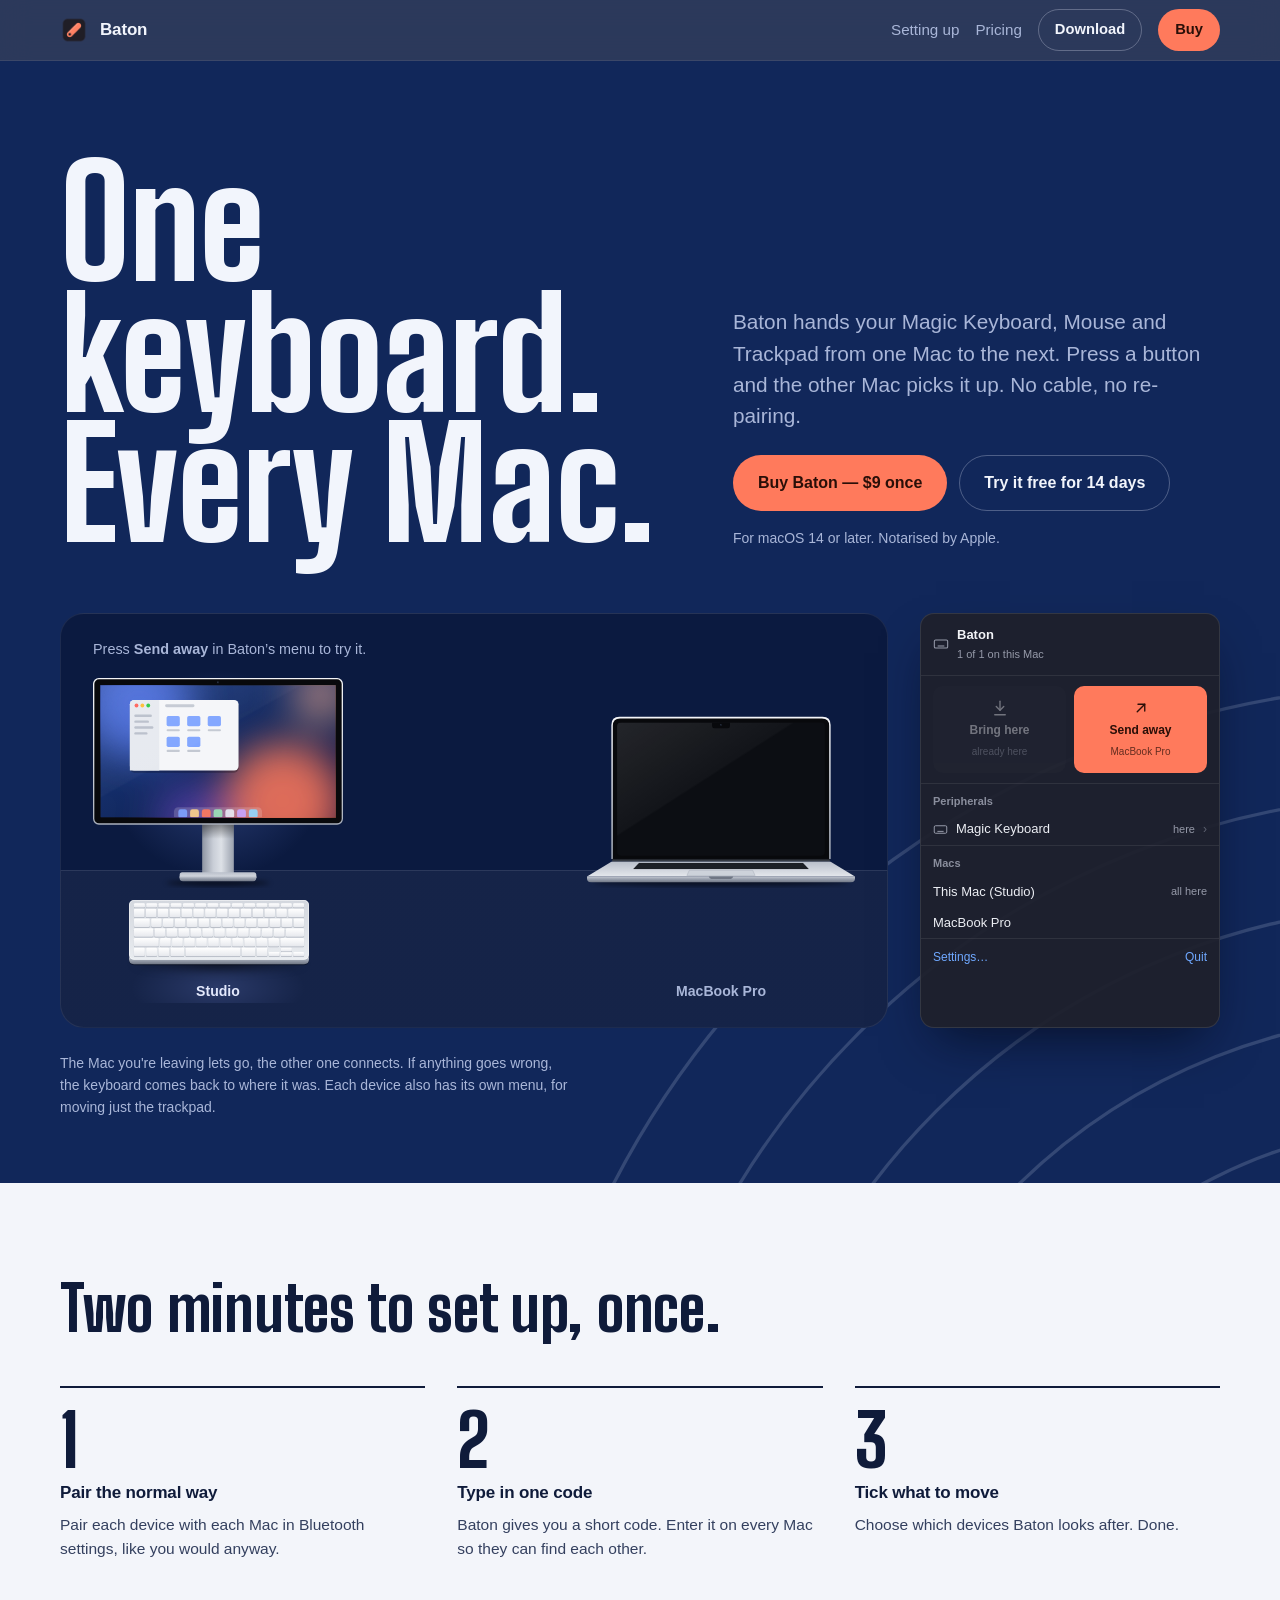
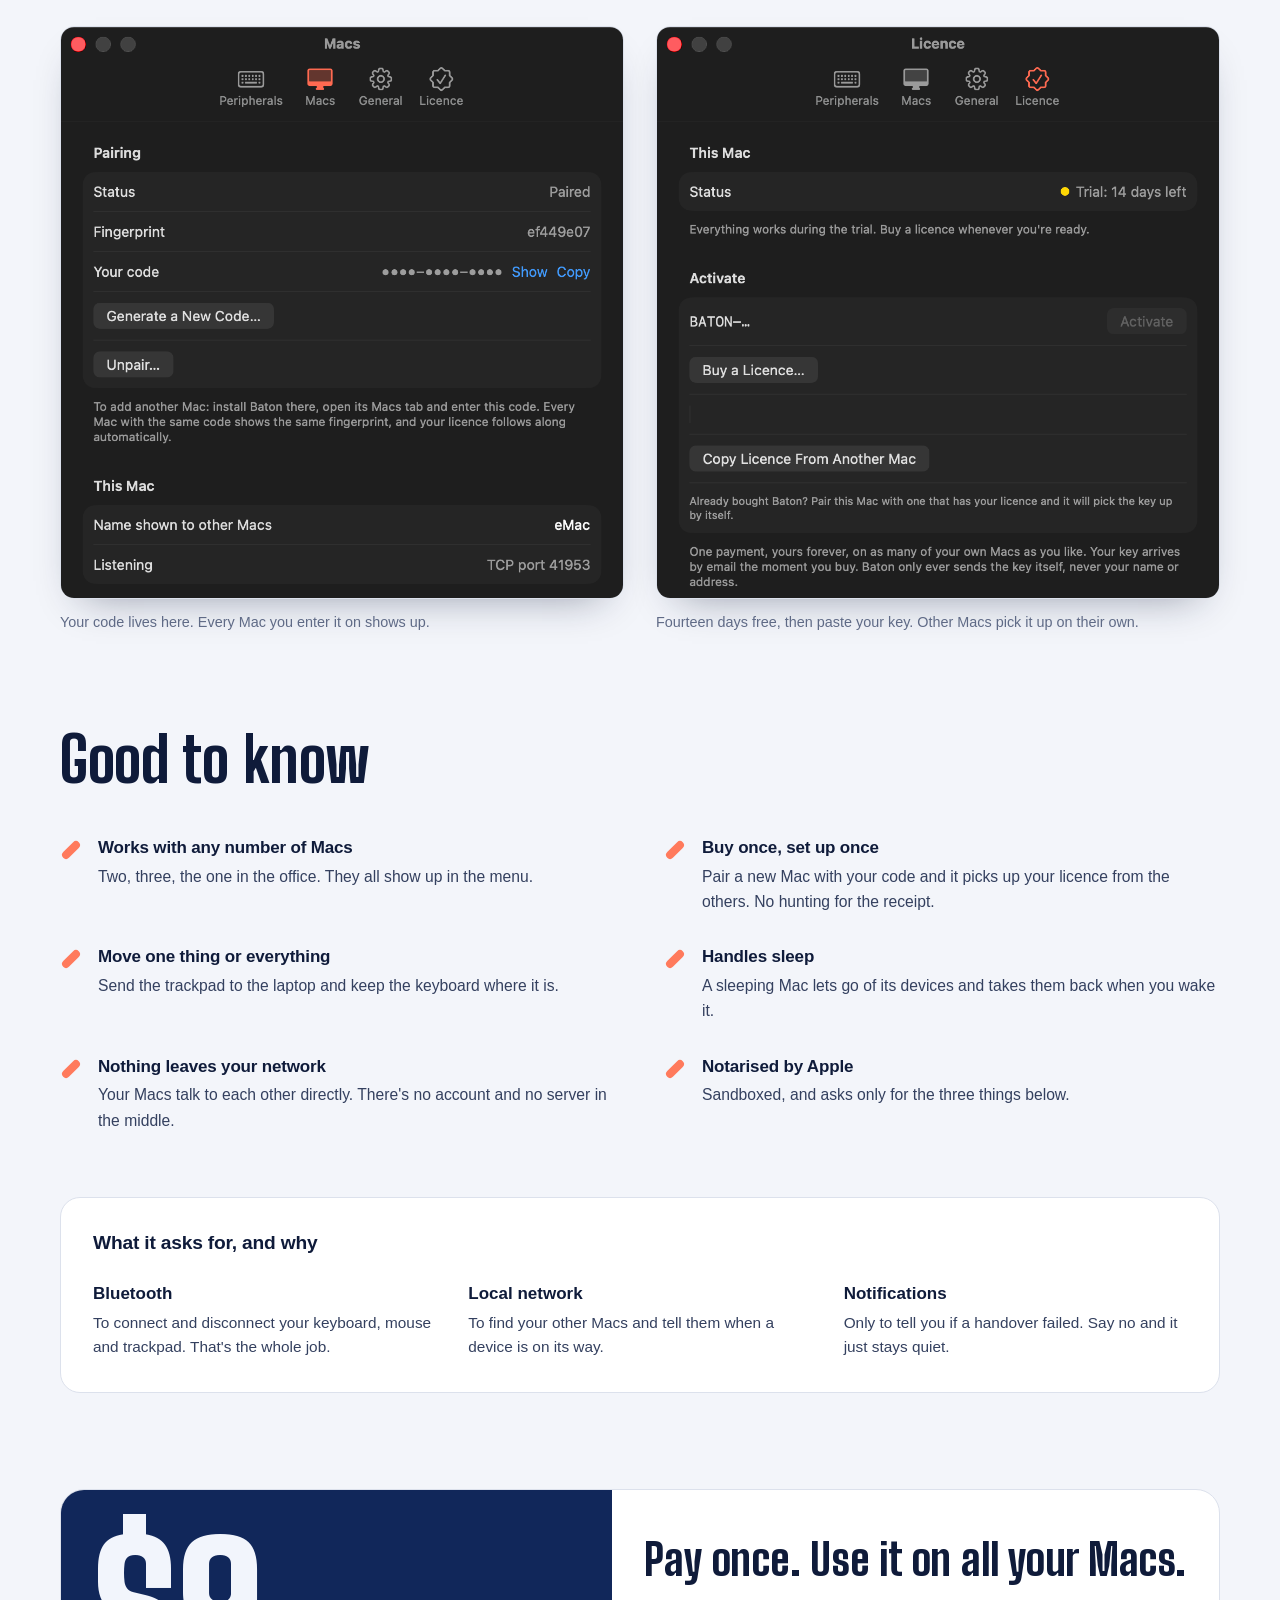
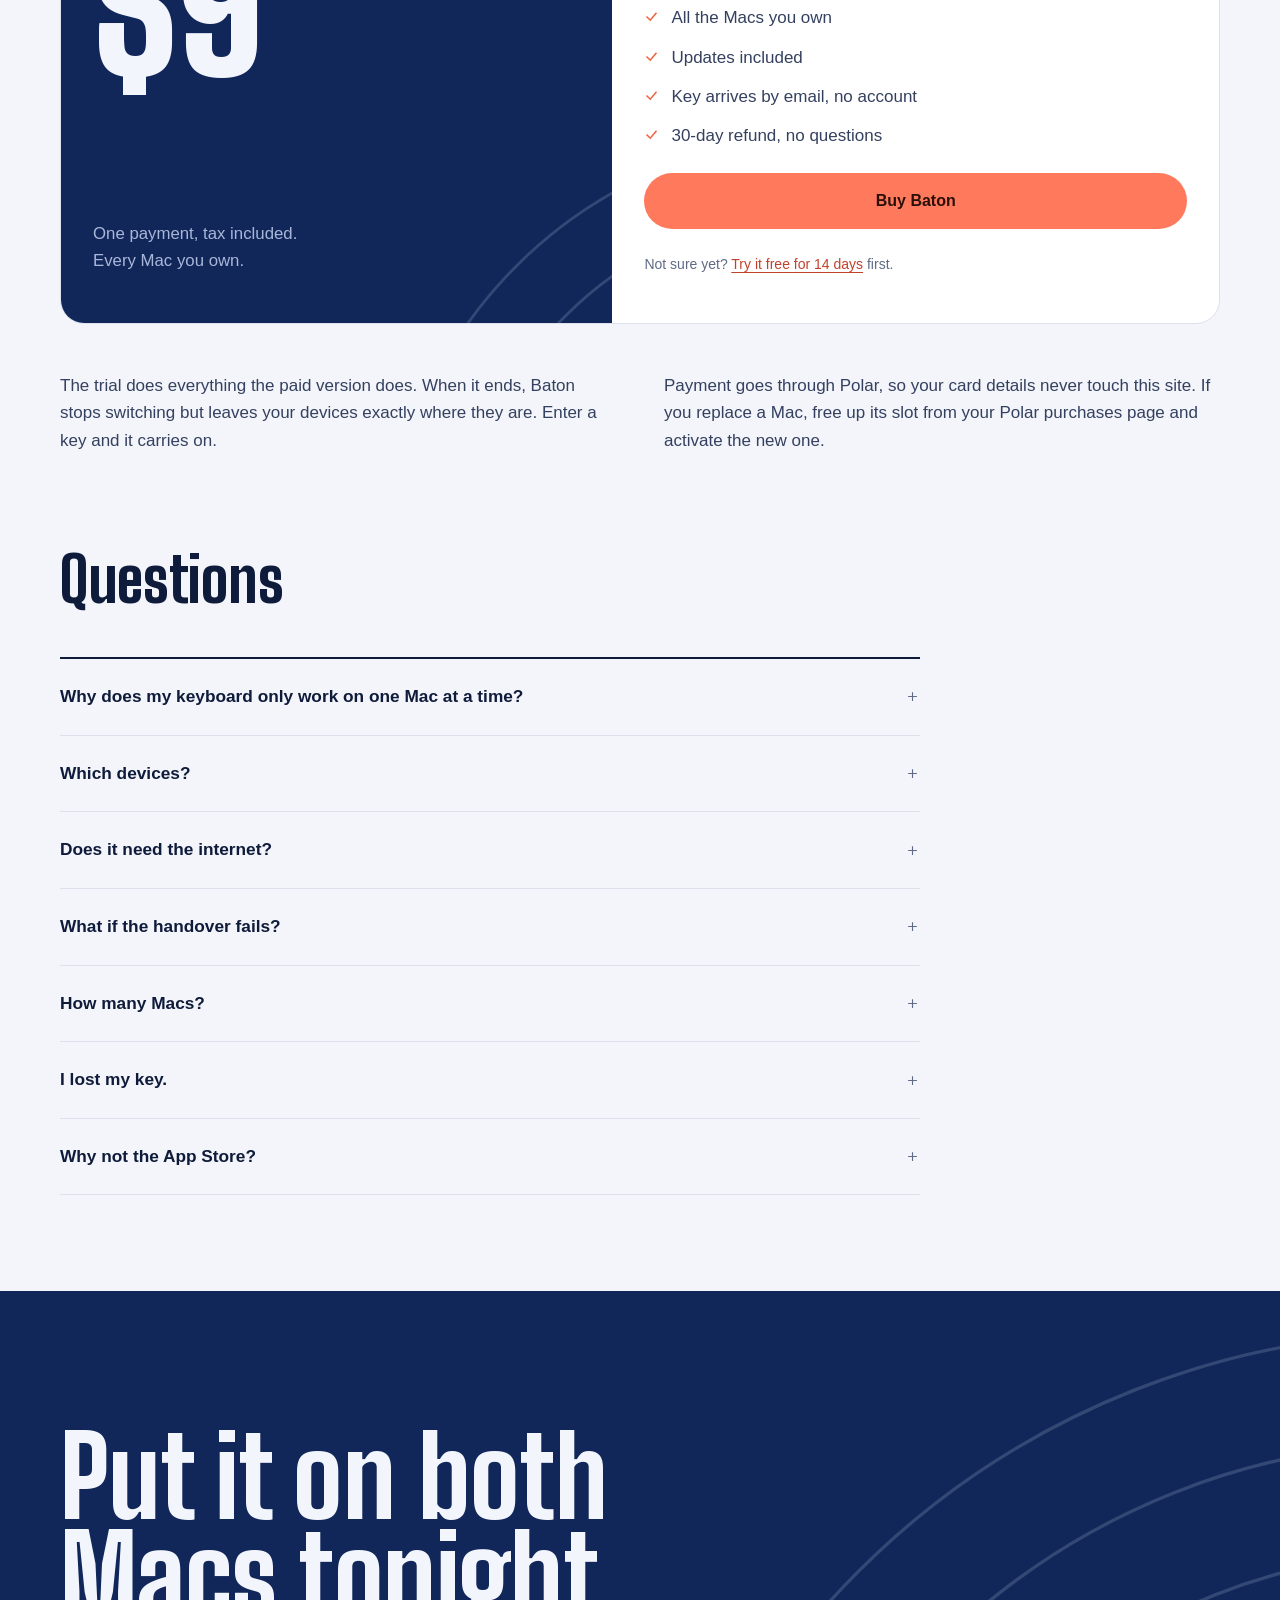
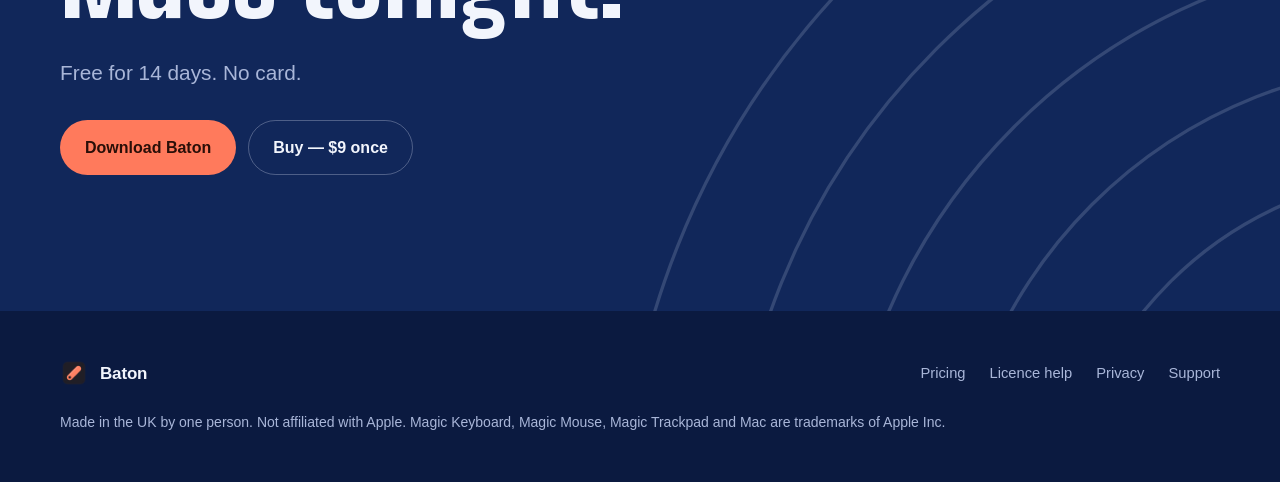
<file: index.html>
<!doctype html>
<html lang="en">
<head>
<meta charset="utf-8">
<meta name="viewport" content="width=device-width, initial-scale=1">
<title>Baton — move your Magic Keyboard between Macs in one click</title>
<meta name="description" content="Move your Magic Keyboard, Mouse and Trackpad between Macs from the menu bar. No cable, no re-pairing. One payment, yours forever.">
<link rel="icon" href="assets/icon-256.png" type="image/png">
<link rel="apple-touch-icon" href="assets/icon-256.png">
<link rel="preload" href="assets/fonts/big-shoulders-display.woff2" as="font" type="font/woff2" crossorigin>
<link rel="stylesheet" href="assets/site.css?v=6">
<meta property="og:title" content="Baton — move your Magic Keyboard between Macs in one click">
<meta property="og:description" content="Hand your Magic Keyboard, Mouse and Trackpad between Macs from the menu bar. No cable, no re-pairing.">
<meta property="og:type" content="website">
<meta property="og:image" content="https://batonapp.uk/assets/icon.png">
<meta property="og:image:alt" content="The Baton app icon">
<meta property="og:url" content="https://batonapp.uk/">
<meta property="og:site_name" content="Baton">
<meta name="theme-color" content="#11275A">
<link rel="canonical" href="https://batonapp.uk/">
<meta name="twitter:card" content="summary_large_image">
<meta name="twitter:title" content="Baton — move your Magic Keyboard between Macs in one click">
<meta name="twitter:description" content="Hand your Magic Keyboard, Mouse and Trackpad between Macs from the menu bar. No cable, no re-pairing.">
<meta name="twitter:image" content="https://batonapp.uk/assets/icon.png">
<script type="application/ld+json">
{
  "@context": "https://schema.org",
  "@type": "SoftwareApplication",
  "name": "Baton",
  "applicationCategory": "UtilitiesApplication",
  "operatingSystem": "macOS 14.0 or later",
  "softwareVersion": "1.4.1",
  "url": "https://batonapp.uk/",
  "downloadUrl": "https://github.com/enalmar/baton-site/releases/latest/download/Baton.dmg",
  "description": "Move your Magic Keyboard, Mouse and Trackpad between Macs from the menu bar. No cable, no re-pairing, no account.",
  "offers": {
    "@type": "Offer",
    "price": "9",
    "priceCurrency": "USD",
    "availability": "https://schema.org/InStock",
    "url": "https://batonapp.uk/#pricing"
  }
}
</script>
</head>
<body>

<header class="site-header">
  <div class="wrap">
    <a class="brand" href="/">
      <img src="assets/icon-256.png" alt="">
      Baton
    </a>
    <nav class="nav">
      <a class="hide-sm" href="#setup">Setting up</a>
      <a class="hide-sm" href="#pricing">Pricing</a>
      <a class="btn btn-ghost btn-sm" href="https://github.com/enalmar/baton-site/releases/latest/download/Baton.dmg">Download</a>
      <a class="btn btn-primary btn-sm" href="#pricing">Buy</a>
    </nav>
  </div>
</header>

<main>

<section class="hero on-track" id="how">
  <svg class="lanes" viewBox="0 0 1000 1000" fill="none" stroke="currentColor" stroke-width="3" aria-hidden="true">
    <circle cx="1000" cy="1000" r="340"/><circle cx="1000" cy="1000" r="440"/><circle cx="1000" cy="1000" r="540"/>
    <circle cx="1000" cy="1000" r="640"/><circle cx="1000" cy="1000" r="740"/><circle cx="1000" cy="1000" r="840"/>
  </svg>
  <div class="wrap">
    <div class="hero-top">
      <h1>One keyboard. Every Mac.</h1>
      <div>
        <p class="lede">
          Baton hands your Magic Keyboard, Mouse and Trackpad from one Mac to
          the next. Press a button and the other Mac picks it up. No cable, no
          re-pairing.
        </p>
        <div class="cta-row">
          <!-- PRICE appears here, in the pricing card and in the closer. Change all three. -->
          <a class="btn btn-primary" href="#pricing">Buy Baton — $9 once</a>
          <a class="btn btn-ghost" href="https://github.com/enalmar/baton-site/releases/latest/download/Baton.dmg">Try it free for 14 days</a>
        </div>
        <p class="small hero-note">For macOS 14 or later. Notarised by Apple.</p>
      </div>
    </div>

    <div class="stage" id="demo">
      <!-- The desk: two Macs and the keyboard that moves between them.
           The Mac without the keyboard lets its display sleep; the one that
           receives it wakes up. Both drawings share the defs below. -->
      <div class="desk" id="desk" aria-live="polite">
        <svg class="desk-defs" width="0" height="0" aria-hidden="true" focusable="false">
          <defs>
            <linearGradient id="alu" x1="0" y1="0" x2="0" y2="1">
              <stop offset="0" stop-color="#E6E9EF"/><stop offset=".55" stop-color="#C9CED8"/><stop offset="1" stop-color="#AEB5C2"/>
            </linearGradient>
            <linearGradient id="aluBase" x1="0" y1="0" x2="0" y2="1">
              <stop offset="0" stop-color="#DCE0E7"/><stop offset=".5" stop-color="#C2C8D3"/><stop offset="1" stop-color="#8F97A6"/>
            </linearGradient>
            <linearGradient id="glare" x1="0" y1="0" x2="1" y2="1">
              <stop offset="0" stop-color="#fff" stop-opacity=".10"/><stop offset=".42" stop-color="#fff" stop-opacity=".03"/><stop offset=".43" stop-color="#fff" stop-opacity="0"/>
            </linearGradient>
            <linearGradient id="wallBase" x1="0" y1="0" x2="1" y2="1">
              <stop offset="0" stop-color="#1B3A86"/><stop offset=".6" stop-color="#11275A"/><stop offset="1" stop-color="#2A1640"/>
            </linearGradient>
            <!-- Aluminium seen edge-on: a bright rim with a darker lower lip. -->
            <linearGradient id="rim" x1="0" y1="0" x2="0" y2="1">
              <stop offset="0" stop-color="#F4F5F8"/><stop offset=".5" stop-color="#D5D9E0"/><stop offset="1" stop-color="#A9B0BC"/>
            </linearGradient>
            <linearGradient id="arm" x1="0" y1="0" x2="1" y2="0">
              <stop offset="0" stop-color="#8E95A2"/><stop offset=".35" stop-color="#C9CED7"/><stop offset=".6" stop-color="#DDE1E7"/><stop offset="1" stop-color="#9AA1AE"/>
            </linearGradient>
            <linearGradient id="armShade" x1="0" y1="0" x2="0" y2="1">
              <stop offset="0" stop-color="#000" stop-opacity=".55"/><stop offset=".35" stop-color="#000" stop-opacity="0"/>
            </linearGradient>
            <linearGradient id="deck" x1="0" y1="0" x2="0" y2="1">
              <stop offset="0" stop-color="#B9BFCA"/><stop offset="1" stop-color="#E4E7EC"/>
            </linearGradient>
            <linearGradient id="edge" x1="0" y1="0" x2="0" y2="1">
              <stop offset="0" stop-color="#C5CAD3"/><stop offset=".4" stop-color="#9DA4B1"/><stop offset="1" stop-color="#6F7684"/>
            </linearGradient>
            <linearGradient id="hinge" x1="0" y1="0" x2="0" y2="1">
              <stop offset="0" stop-color="#1A1D23"/><stop offset="1" stop-color="#4A505B"/>
            </linearGradient>
            <linearGradient id="key" x1="0" y1="0" x2="0" y2="1">
              <stop offset="0" stop-color="#FFFFFF"/><stop offset="1" stop-color="#E6E8ED"/>
            </linearGradient>
            <linearGradient id="kbTop" x1="0" y1="0" x2="0" y2="1">
              <stop offset="0" stop-color="#D3D7DE"/><stop offset="1" stop-color="#E9ECF0"/>
            </linearGradient>
            <filter id="contact" x="-20%" y="-200%" width="140%" height="500%"><feGaussianBlur stdDeviation="3"/></filter>
            <filter id="soft" x="-50%" y="-50%" width="200%" height="200%"><feGaussianBlur stdDeviation="13"/></filter>
            <!-- An original wallpaper in the site's colours, with a menu bar and a Dock. -->
            <symbol id="wall" viewBox="0 0 160 100" preserveAspectRatio="xMidYMid slice">
              <rect width="160" height="100" fill="url(#wallBase)"/>
              <g filter="url(#soft)">
                <circle cx="124" cy="84" r="40" fill="#FF7A5C" opacity=".85"/>
                <circle cx="26" cy="18" r="36" fill="#5B7FFF" opacity=".7"/>
                <circle cx="150" cy="12" r="20" fill="#FFB38F" opacity=".6"/>
                <circle cx="62" cy="96" r="24" fill="#7A4BD1" opacity=".55"/>
              </g>
              <g>
                <rect x="20" y="15" width="74" height="48" rx="3" fill="#000" opacity=".25" transform="translate(0 1.5)"/>
                <rect x="20" y="15" width="74" height="48" rx="3" fill="#F5F6F9"/>
                <path d="M23 15h-0a3 3 0 0 0-3 3v45h20V15z" fill="#E6E9EF"/>
                <circle cx="24.5" cy="18.8" r="1.3" fill="#FF5F57"/><circle cx="28.5" cy="18.8" r="1.3" fill="#FEBC2E"/><circle cx="32.5" cy="18.8" r="1.3" fill="#28C840"/>
                <g fill="#B8BECA"><rect x="23" y="25" width="12" height="1.6" rx=".8"/><rect x="23" y="29" width="10" height="1.6" rx=".8"/><rect x="23" y="33" width="13" height="1.6" rx=".8"/><rect x="23" y="37" width="9" height="1.6" rx=".8"/></g>
                <rect x="44" y="18" width="20" height="2" rx="1" fill="#C3C8D2"/>
                <g fill="#7FA4FF"><rect x="45" y="26" width="9" height="7" rx="1.2"/><rect x="59" y="26" width="9" height="7" rx="1.2"/><rect x="73" y="26" width="9" height="7" rx="1.2"/><rect x="45" y="40" width="9" height="7" rx="1.2"/><rect x="59" y="40" width="9" height="7" rx="1.2"/></g>
                <g fill="#C3C8D2"><rect x="45" y="35" width="9" height="1.4" rx=".7"/><rect x="59" y="35" width="9" height="1.4" rx=".7"/><rect x="73" y="35" width="9" height="1.4" rx=".7"/><rect x="45" y="49" width="9" height="1.4" rx=".7"/><rect x="59" y="49" width="9" height="1.4" rx=".7"/></g>
              </g>
              <rect width="160" height="5.5" fill="#fff" opacity=".16"/>
              <g fill="#fff" opacity=".8">
                <circle cx="5" cy="2.75" r="1.3"/><rect x="9" y="2" width="9" height="1.5" rx=".75"/><rect x="21" y="2" width="6" height="1.5" rx=".75"/><rect x="30" y="2" width="7" height="1.5" rx=".75"/>
                <rect x="132" y="1.4" width="6" height="2.8" rx=".6" fill="none" stroke="#fff" stroke-width=".6"/>
                <rect x="141" y="2" width="14" height="1.5" rx=".75"/>
              </g>
              <rect x="50" y="88" width="60" height="9" rx="3" fill="#fff" opacity=".18"/>
              <g opacity=".9">
                <rect x="53" y="89.5" width="6" height="6" rx="1.6" fill="#7FA4FF"/><rect x="61" y="89.5" width="6" height="6" rx="1.6" fill="#FFD38A"/>
                <rect x="69" y="89.5" width="6" height="6" rx="1.6" fill="#FF7A5C"/><rect x="77" y="89.5" width="6" height="6" rx="1.6" fill="#9BE3B9"/>
                <rect x="85" y="89.5" width="6" height="6" rx="1.6" fill="#E9ECF5"/><rect x="93" y="89.5" width="6" height="6" rx="1.6" fill="#C7A6FF"/>
                <rect x="101" y="89.5" width="6" height="6" rx="1.6" fill="#8FD8FF"/>
              </g>
            </symbol>
            <!-- What macOS shows for a moment when the keyboard connects. -->
            <symbol id="hud" viewBox="0 0 160 100">
              <rect x="52" y="26" width="56" height="46" rx="9" fill="#1C2130" fill-opacity=".78"/>
              <rect x="66" y="35" width="28" height="13" rx="2.5" fill="none" stroke="#fff" stroke-width="1.4"/>
              <path d="M70 39.5h2M74 39.5h2M78 39.5h2M82 39.5h2M86 39.5h2M72 44h16" stroke="#fff" stroke-width="1.2" stroke-linecap="round"/>
              <text x="80" y="62" text-anchor="middle" font-size="7.2" font-weight="600" fill="#fff" font-family="-apple-system, BlinkMacSystemFont, Helvetica, Arial, sans-serif">Connected</text>
            </symbol>
          </defs>
        </svg>

        <p class="desk-hint" id="deskHint">Press <strong>Send away</strong> in Baton's menu to try it.</p>

        <div class="desk-row">
          <figure class="mac mac-display awake holds" id="deskA">
            <div class="mac-glow" aria-hidden="true"></div>
            <svg viewBox="0 0 300 252" role="img" aria-label="A Mac with a 27-inch display on a stand">
              <ellipse cx="150" cy="246" rx="62" ry="3.5" fill="#000" opacity=".55" filter="url(#contact)"/>
              <!-- Stand: one slab of aluminium behind the display, then the foot. -->
              <rect x="131" y="170" width="38" height="66" fill="url(#arm)"/>
              <rect x="131" y="170" width="38" height="66" fill="url(#armShade)"/>
              <rect x="104" y="233" width="92" height="9" rx="3" fill="url(#deck)"/>
              <path d="M104 238h92v2q0 4-4 4h-84q-4 0-4-4z" fill="url(#edge)"/>
              <!-- Display: aluminium rim, black glass, the screen. -->
              <rect width="300" height="176" rx="7" fill="url(#rim)"/>
              <rect x="1.6" y="1.6" width="296.8" height="172.8" rx="5.6" fill="#08090C"/>
              <circle cx="150" cy="5.2" r="1.25" fill="#1E2533"/><circle cx="149.7" cy="4.9" r=".4" fill="#5C6B8A"/>
              <g class="scr">
                <rect x="9" y="9" width="282" height="158" fill="#0C0E13"/>
                <rect class="scr-back" x="9" y="9" width="282" height="158" fill="#18213A"/>
                <g class="scr-on"><use href="#wall" x="9" y="9" width="282" height="158"/></g>
                <use class="hud" href="#hud" x="9" y="9" width="282" height="158"/>
                <rect x="9" y="9" width="282" height="158" fill="url(#glare)"/>
              </g>
            </svg>
            <figcaption class="mac-name">Studio</figcaption>
          </figure>

          <figure class="mac mac-laptop" id="deskB">
            <div class="mac-glow" aria-hidden="true"></div>
            <svg viewBox="0 0 330 212" role="img" aria-label="A 14-inch MacBook Pro">
              <ellipse cx="165" cy="205" rx="158" ry="4" fill="#000" opacity=".55" filter="url(#contact)"/>
              <!-- Lid: rounded at the top, square where it meets the hinge. -->
              <path d="M30 176V11Q30 1 40 1h250q10 0 10 10v165z" fill="url(#rim)"/>
              <path d="M31.8 176V12q0-9 9-9h248.4q9 0 9 9v164z" fill="#08090C"/>
              <g class="scr">
                <rect x="37" y="8" width="256" height="164" rx="5" fill="#0C0E13"/>
                <rect class="scr-back" x="37" y="8" width="256" height="164" rx="5" fill="#18213A"/>
                <g class="scr-on"><use href="#wall" x="37" y="8" width="256" height="164"/></g>
                <use class="hud" href="#hud" x="37" y="8" width="256" height="164"/>
                <rect x="37" y="8" width="256" height="164" rx="5" fill="url(#glare)"/>
              </g>
              <!-- The camera housing cut into the top of the screen. -->
              <path d="M154 8h22v4.2q0 2.8-2.8 2.8h-16.4q-2.8 0-2.8-2.8z" fill="#08090C"/>
              <circle cx="165" cy="11" r="1.1" fill="#1E2533"/><circle cx="164.75" cy="10.75" r=".35" fill="#5C6B8A"/>
              <rect x="31" y="176" width="268" height="3.5" fill="url(#hinge)"/>
              <!-- Base, seen from a little above: keyboard deck, trackpad, front edge. -->
              <path d="M30 179.5h270l30 18H0z" fill="url(#deck)"/>
              <path d="M64 181h202l7 7.5H57z" fill="#1C1F25"/>
              <path d="M64 181h202l7 7.5H57z" fill="none" stroke="#000" stroke-opacity=".25" stroke-width=".5"/>
              <path d="M126 190h78l3 6.4h-84z" fill="#CDD2DA" stroke="#9FA6B2" stroke-width=".5"/>
              <path d="M0 197.5h330v2.5q0 5-6 5H6q-6 0-6-5z" fill="url(#edge)"/>
              <path d="M150 197.5h30q-1 3.2-5 3.2h-20q-4 0-5-3.2z" fill="#6F7684"/>
            </svg>
            <figcaption class="mac-name">MacBook Pro</figcaption>
          </figure>
        </div>

        <div class="kbd-shadow" id="kbdShadow" aria-hidden="true"></div>
        <div class="kbd" id="kbd">
          <svg viewBox="0 0 220 79" role="img" aria-label="Magic Keyboard">
            <path d="M0 70h220v2.5q0 6-6 6H6q-6 0-6-6z" fill="url(#edge)"/>
            <rect width="220" height="73" rx="6" fill="url(#kbTop)"/>
            <rect x=".5" y=".5" width="219" height="72" rx="5.5" fill="none" stroke="#fff" stroke-opacity=".6"/>
            <g fill="#AEB4BF" transform="translate(0 .9)"><rect x="6.0" y="4.0" width="13.5" height="5.2" rx="1.6"/><rect x="21.0" y="4.0" width="13.5" height="5.2" rx="1.6"/><rect x="35.9" y="4.0" width="13.5" height="5.2" rx="1.6"/><rect x="50.9" y="4.0" width="13.5" height="5.2" rx="1.6"/><rect x="65.9" y="4.0" width="13.5" height="5.2" rx="1.6"/><rect x="80.8" y="4.0" width="13.5" height="5.2" rx="1.6"/><rect x="95.8" y="4.0" width="13.5" height="5.2" rx="1.6"/><rect x="110.7" y="4.0" width="13.5" height="5.2" rx="1.6"/><rect x="125.7" y="4.0" width="13.5" height="5.2" rx="1.6"/><rect x="140.7" y="4.0" width="13.5" height="5.2" rx="1.6"/><rect x="155.6" y="4.0" width="13.5" height="5.2" rx="1.6"/><rect x="170.6" y="4.0" width="13.5" height="5.2" rx="1.6"/><rect x="185.6" y="4.0" width="13.5" height="5.2" rx="1.6"/><rect x="200.5" y="4.0" width="13.5" height="5.2" rx="1.6"/><rect x="6.0" y="10.7" width="13.0" height="10.4" rx="1.6"/><rect x="20.5" y="10.7" width="13.0" height="10.4" rx="1.6"/><rect x="35.0" y="10.7" width="13.0" height="10.4" rx="1.6"/><rect x="49.5" y="10.7" width="13.0" height="10.4" rx="1.6"/><rect x="64.0" y="10.7" width="13.0" height="10.4" rx="1.6"/><rect x="78.5" y="10.7" width="13.0" height="10.4" rx="1.6"/><rect x="93.0" y="10.7" width="13.0" height="10.4" rx="1.6"/><rect x="107.5" y="10.7" width="13.0" height="10.4" rx="1.6"/><rect x="122.0" y="10.7" width="13.0" height="10.4" rx="1.6"/><rect x="136.5" y="10.7" width="13.0" height="10.4" rx="1.6"/><rect x="151.0" y="10.7" width="13.0" height="10.4" rx="1.6"/><rect x="165.5" y="10.7" width="13.0" height="10.4" rx="1.6"/><rect x="180.0" y="10.7" width="13.0" height="10.4" rx="1.6"/><rect x="194.5" y="10.7" width="19.5" height="10.4" rx="1.6"/><rect x="6.0" y="22.6" width="19.5" height="10.4" rx="1.6"/><rect x="27.0" y="22.6" width="13.0" height="10.4" rx="1.6"/><rect x="41.5" y="22.6" width="13.0" height="10.4" rx="1.6"/><rect x="56.0" y="22.6" width="13.0" height="10.4" rx="1.6"/><rect x="70.5" y="22.6" width="13.0" height="10.4" rx="1.6"/><rect x="85.0" y="22.6" width="13.0" height="10.4" rx="1.6"/><rect x="99.5" y="22.6" width="13.0" height="10.4" rx="1.6"/><rect x="114.0" y="22.6" width="13.0" height="10.4" rx="1.6"/><rect x="128.5" y="22.6" width="13.0" height="10.4" rx="1.6"/><rect x="143.0" y="22.6" width="13.0" height="10.4" rx="1.6"/><rect x="157.5" y="22.6" width="13.0" height="10.4" rx="1.6"/><rect x="172.0" y="22.6" width="13.0" height="10.4" rx="1.6"/><rect x="186.5" y="22.6" width="13.0" height="10.4" rx="1.6"/><rect x="201.0" y="22.6" width="13.0" height="10.4" rx="1.6"/><rect x="6.0" y="34.5" width="23.6" height="10.4" rx="1.6"/><rect x="31.1" y="34.5" width="13.1" height="10.4" rx="1.6"/><rect x="45.7" y="34.5" width="13.1" height="10.4" rx="1.6"/><rect x="60.3" y="34.5" width="13.1" height="10.4" rx="1.6"/><rect x="74.9" y="34.5" width="13.1" height="10.4" rx="1.6"/><rect x="89.5" y="34.5" width="13.1" height="10.4" rx="1.6"/><rect x="104.1" y="34.5" width="13.1" height="10.4" rx="1.6"/><rect x="118.7" y="34.5" width="13.1" height="10.4" rx="1.6"/><rect x="133.3" y="34.5" width="13.1" height="10.4" rx="1.6"/><rect x="147.9" y="34.5" width="13.1" height="10.4" rx="1.6"/><rect x="162.5" y="34.5" width="13.1" height="10.4" rx="1.6"/><rect x="177.1" y="34.5" width="13.1" height="10.4" rx="1.6"/><rect x="191.7" y="34.5" width="22.3" height="10.4" rx="1.6"/><rect x="6.0" y="46.4" width="30.4" height="10.4" rx="1.6"/><rect x="37.9" y="46.4" width="13.2" height="10.4" rx="1.6"/><rect x="52.6" y="46.4" width="13.2" height="10.4" rx="1.6"/><rect x="67.3" y="46.4" width="13.2" height="10.4" rx="1.6"/><rect x="82.0" y="46.4" width="13.2" height="10.4" rx="1.6"/><rect x="96.7" y="46.4" width="13.2" height="10.4" rx="1.6"/><rect x="111.4" y="46.4" width="13.2" height="10.4" rx="1.6"/><rect x="126.1" y="46.4" width="13.2" height="10.4" rx="1.6"/><rect x="140.8" y="46.4" width="13.2" height="10.4" rx="1.6"/><rect x="155.5" y="46.4" width="13.2" height="10.4" rx="1.6"/><rect x="170.2" y="46.4" width="13.2" height="10.4" rx="1.6"/><rect x="184.9" y="46.4" width="29.1" height="10.4" rx="1.6"/><rect x="6.0" y="58.3" width="13.4" height="10.4" rx="1.6"/><rect x="20.9" y="58.3" width="13.4" height="10.4" rx="1.6"/><rect x="35.8" y="58.3" width="13.4" height="10.4" rx="1.6"/><rect x="50.7" y="58.3" width="16.8" height="10.4" rx="1.6"/><rect x="69.0" y="58.3" width="67.1" height="10.4" rx="1.6"/><rect x="137.6" y="58.3" width="16.8" height="10.4" rx="1.6"/><rect x="155.8" y="58.3" width="13.4" height="10.4" rx="1.6"/><rect x="170.8" y="63.5" width="13.4" height="5.2" rx="1.2"/><rect x="185.7" y="58.3" width="13.4" height="4.7" rx="1.2"/><rect x="185.7" y="64.0" width="13.4" height="4.7" rx="1.2"/><rect x="200.6" y="63.5" width="13.4" height="5.2" rx="1.2"/></g>
            <g fill="url(#key)"><rect x="6.0" y="4.0" width="13.5" height="5.2" rx="1.6"/><rect x="21.0" y="4.0" width="13.5" height="5.2" rx="1.6"/><rect x="35.9" y="4.0" width="13.5" height="5.2" rx="1.6"/><rect x="50.9" y="4.0" width="13.5" height="5.2" rx="1.6"/><rect x="65.9" y="4.0" width="13.5" height="5.2" rx="1.6"/><rect x="80.8" y="4.0" width="13.5" height="5.2" rx="1.6"/><rect x="95.8" y="4.0" width="13.5" height="5.2" rx="1.6"/><rect x="110.7" y="4.0" width="13.5" height="5.2" rx="1.6"/><rect x="125.7" y="4.0" width="13.5" height="5.2" rx="1.6"/><rect x="140.7" y="4.0" width="13.5" height="5.2" rx="1.6"/><rect x="155.6" y="4.0" width="13.5" height="5.2" rx="1.6"/><rect x="170.6" y="4.0" width="13.5" height="5.2" rx="1.6"/><rect x="185.6" y="4.0" width="13.5" height="5.2" rx="1.6"/><rect x="200.5" y="4.0" width="13.5" height="5.2" rx="1.6"/><rect x="6.0" y="10.7" width="13.0" height="10.4" rx="1.6"/><rect x="20.5" y="10.7" width="13.0" height="10.4" rx="1.6"/><rect x="35.0" y="10.7" width="13.0" height="10.4" rx="1.6"/><rect x="49.5" y="10.7" width="13.0" height="10.4" rx="1.6"/><rect x="64.0" y="10.7" width="13.0" height="10.4" rx="1.6"/><rect x="78.5" y="10.7" width="13.0" height="10.4" rx="1.6"/><rect x="93.0" y="10.7" width="13.0" height="10.4" rx="1.6"/><rect x="107.5" y="10.7" width="13.0" height="10.4" rx="1.6"/><rect x="122.0" y="10.7" width="13.0" height="10.4" rx="1.6"/><rect x="136.5" y="10.7" width="13.0" height="10.4" rx="1.6"/><rect x="151.0" y="10.7" width="13.0" height="10.4" rx="1.6"/><rect x="165.5" y="10.7" width="13.0" height="10.4" rx="1.6"/><rect x="180.0" y="10.7" width="13.0" height="10.4" rx="1.6"/><rect x="194.5" y="10.7" width="19.5" height="10.4" rx="1.6"/><rect x="6.0" y="22.6" width="19.5" height="10.4" rx="1.6"/><rect x="27.0" y="22.6" width="13.0" height="10.4" rx="1.6"/><rect x="41.5" y="22.6" width="13.0" height="10.4" rx="1.6"/><rect x="56.0" y="22.6" width="13.0" height="10.4" rx="1.6"/><rect x="70.5" y="22.6" width="13.0" height="10.4" rx="1.6"/><rect x="85.0" y="22.6" width="13.0" height="10.4" rx="1.6"/><rect x="99.5" y="22.6" width="13.0" height="10.4" rx="1.6"/><rect x="114.0" y="22.6" width="13.0" height="10.4" rx="1.6"/><rect x="128.5" y="22.6" width="13.0" height="10.4" rx="1.6"/><rect x="143.0" y="22.6" width="13.0" height="10.4" rx="1.6"/><rect x="157.5" y="22.6" width="13.0" height="10.4" rx="1.6"/><rect x="172.0" y="22.6" width="13.0" height="10.4" rx="1.6"/><rect x="186.5" y="22.6" width="13.0" height="10.4" rx="1.6"/><rect x="201.0" y="22.6" width="13.0" height="10.4" rx="1.6"/><rect x="6.0" y="34.5" width="23.6" height="10.4" rx="1.6"/><rect x="31.1" y="34.5" width="13.1" height="10.4" rx="1.6"/><rect x="45.7" y="34.5" width="13.1" height="10.4" rx="1.6"/><rect x="60.3" y="34.5" width="13.1" height="10.4" rx="1.6"/><rect x="74.9" y="34.5" width="13.1" height="10.4" rx="1.6"/><rect x="89.5" y="34.5" width="13.1" height="10.4" rx="1.6"/><rect x="104.1" y="34.5" width="13.1" height="10.4" rx="1.6"/><rect x="118.7" y="34.5" width="13.1" height="10.4" rx="1.6"/><rect x="133.3" y="34.5" width="13.1" height="10.4" rx="1.6"/><rect x="147.9" y="34.5" width="13.1" height="10.4" rx="1.6"/><rect x="162.5" y="34.5" width="13.1" height="10.4" rx="1.6"/><rect x="177.1" y="34.5" width="13.1" height="10.4" rx="1.6"/><rect x="191.7" y="34.5" width="22.3" height="10.4" rx="1.6"/><rect x="6.0" y="46.4" width="30.4" height="10.4" rx="1.6"/><rect x="37.9" y="46.4" width="13.2" height="10.4" rx="1.6"/><rect x="52.6" y="46.4" width="13.2" height="10.4" rx="1.6"/><rect x="67.3" y="46.4" width="13.2" height="10.4" rx="1.6"/><rect x="82.0" y="46.4" width="13.2" height="10.4" rx="1.6"/><rect x="96.7" y="46.4" width="13.2" height="10.4" rx="1.6"/><rect x="111.4" y="46.4" width="13.2" height="10.4" rx="1.6"/><rect x="126.1" y="46.4" width="13.2" height="10.4" rx="1.6"/><rect x="140.8" y="46.4" width="13.2" height="10.4" rx="1.6"/><rect x="155.5" y="46.4" width="13.2" height="10.4" rx="1.6"/><rect x="170.2" y="46.4" width="13.2" height="10.4" rx="1.6"/><rect x="184.9" y="46.4" width="29.1" height="10.4" rx="1.6"/><rect x="6.0" y="58.3" width="13.4" height="10.4" rx="1.6"/><rect x="20.9" y="58.3" width="13.4" height="10.4" rx="1.6"/><rect x="35.8" y="58.3" width="13.4" height="10.4" rx="1.6"/><rect x="50.7" y="58.3" width="16.8" height="10.4" rx="1.6"/><rect x="69.0" y="58.3" width="67.1" height="10.4" rx="1.6"/><rect x="137.6" y="58.3" width="16.8" height="10.4" rx="1.6"/><rect x="155.8" y="58.3" width="13.4" height="10.4" rx="1.6"/><rect x="170.8" y="63.5" width="13.4" height="5.2" rx="1.2"/><rect x="185.7" y="58.3" width="13.4" height="4.7" rx="1.2"/><rect x="185.7" y="64.0" width="13.4" height="4.7" rx="1.2"/><rect x="200.6" y="63.5" width="13.4" height="5.2" rx="1.2"/></g>
          </svg>
        </div>
      </div>

      <!-- The panel, matching the real one control for control. -->
      <div class="panel" role="group" aria-label="Baton menu bar panel">
        <div class="p-head">
          <svg width="16" height="16" viewBox="0 0 24 24" fill="none" stroke="currentColor" stroke-width="1.6"><rect x="2" y="6" width="20" height="12" rx="2"/><path d="M7 15h10"/></svg>
          <div>
            <div class="p-title">Baton</div>
            <div class="p-sub" id="pHead">1 of 1 on this Mac</div>
          </div>
        </div>
        <div class="p-sep"></div>
        <div class="p-big">
          <button class="p-btn" id="btnBring" type="button" disabled>
            <svg width="18" height="18" viewBox="0 0 24 24" fill="none" stroke="currentColor" stroke-width="1.8" stroke-linecap="round" stroke-linejoin="round"><path d="M12 3v12"/><path d="m7 10 5 5 5-5"/><path d="M5 21h14"/></svg>
            <span class="p-btn-t">Bring here</span>
            <span class="p-btn-s" id="bringSub">already here</span>
          </button>
          <button class="p-btn" id="btnSend" type="button">
            <svg width="18" height="18" viewBox="0 0 24 24" fill="none" stroke="currentColor" stroke-width="1.8" stroke-linecap="round" stroke-linejoin="round"><path d="M7 17 17 7"/><path d="M8 7h9v9"/></svg>
            <span class="p-btn-t">Send away</span>
            <span class="p-btn-s" id="sendSub">MacBook Pro</span>
          </button>
        </div>
        <div class="p-sep"></div>
        <div class="p-label">Peripherals</div>
        <div class="p-row">
          <svg width="15" height="15" viewBox="0 0 24 24" fill="none" stroke="currentColor" stroke-width="1.6"><rect x="2" y="6" width="20" height="12" rx="2"/><path d="M7 15h10"/></svg>
          <span>Magic Keyboard</span>
          <span class="p-state" id="pState">here</span>
          <span class="p-chev">›</span>
        </div>
        <div class="p-sep"></div>
        <div class="p-label">Macs</div>
        <div class="p-row"><span>This Mac (Studio)</span><span class="p-state" id="macA">all here</span></div>
        <div class="p-row"><span>MacBook Pro</span><span class="p-state" id="macB"></span></div>
        <div class="p-sep"></div>
        <div class="p-foot"><span>Settings…</span><span>Quit</span></div>
      </div>
    </div>

    <p class="small stage-caption">
      The Mac you're leaving lets go, the other one connects. If anything goes
      wrong, the keyboard comes back to where it was. Each device also has its
      own menu, for moving just the trackpad.
    </p>
  </div>
</section>

<section id="setup">
  <div class="wrap">
    <div class="section-head">
      <h2>Two minutes to set up, once.</h2>
    </div>

    <div class="steps">
      <div class="step">
        <h3>Pair the normal way</h3>
        <p>Pair each device with each Mac in Bluetooth settings, like you would anyway.</p>
      </div>
      <div class="step">
        <h3>Type in one code</h3>
        <p>Baton gives you a short code. Enter it on every Mac so they can find each other.</p>
      </div>
      <div class="step">
        <h3>Tick what to move</h3>
        <p>Choose which devices Baton looks after. Done.</p>
      </div>
    </div>

    <div class="shots">
      <figure>
        <img src="assets/settings-macs.png" alt="Baton's Macs settings, showing this Mac paired, its code hidden behind a Show button, and the other Macs it can see" loading="lazy">
        <figcaption>Your code lives here. Every Mac you enter it on shows up.</figcaption>
      </figure>
      <figure>
        <img src="assets/settings-licence.png" alt="Baton's Licence settings, showing the trial with 14 days left and a field to paste a key" loading="lazy">
        <figcaption>Fourteen days free, then paste your key. Other Macs pick it up on their own.</figcaption>
      </figure>
    </div>
  </div>
</section>

<section id="features" style="padding-top:0">
  <div class="wrap">
    <div class="section-head">
      <h2>Good to know</h2>
    </div>
    <div class="facts">
      <div class="fact"><div><h3>Works with any number of Macs</h3><p>Two, three, the one in the office. They all show up in the menu.</p></div></div>
      <div class="fact"><div><h3>Buy once, set up once</h3><p>Pair a new Mac with your code and it picks up your licence from the others. No hunting for the receipt.</p></div></div>
      <div class="fact"><div><h3>Move one thing or everything</h3><p>Send the trackpad to the laptop and keep the keyboard where it is.</p></div></div>
      <div class="fact"><div><h3>Handles sleep</h3><p>A sleeping Mac lets go of its devices and takes them back when you wake it.</p></div></div>
      <div class="fact"><div><h3>Nothing leaves your network</h3><p>Your Macs talk to each other directly. There's no account and no server in the middle.</p></div></div>
      <div class="fact"><div><h3>Notarised by Apple</h3><p>Sandboxed, and asks only for the three things below.</p></div></div>
    </div>

    <div class="asks">
      <h3>What it asks for, and why</h3>
      <dl>
        <div><dt>Bluetooth</dt><dd>To connect and disconnect your keyboard, mouse and trackpad. That's the whole job.</dd></div>
        <div><dt>Local network</dt><dd>To find your other Macs and tell them when a device is on its way.</dd></div>
        <div><dt>Notifications</dt><dd>Only to tell you if a handover failed. Say no and it just stays quiet.</dd></div>
      </dl>
    </div>
  </div>
</section>

<section id="pricing" style="padding-top:0">
  <div class="wrap">
    <div class="price">
      <div class="price-tag">
        <svg class="lanes" viewBox="0 0 1000 1000" fill="none" stroke="currentColor" stroke-width="4" aria-hidden="true">
          <circle cx="1000" cy="1000" r="340"/><circle cx="1000" cy="1000" r="440"/><circle cx="1000" cy="1000" r="540"/><circle cx="1000" cy="1000" r="640"/>
        </svg>
        <!-- PRICE also appears in the hero button and the closer. Change all three. -->
        <span class="amount">$9</span>
        <span class="per">One payment, tax included.<br>Every Mac you own.</span>
      </div>
      <div class="price-body">
        <h2>Pay once. Use it on all your Macs.</h2>
        <ul class="ticks">
          <li><svg width="15" height="15" viewBox="0 0 24 24" fill="none" stroke="currentColor" stroke-width="2.4"><path d="m4 12 6 6L20 6"/></svg> All the Macs you own</li>
          <li><svg width="15" height="15" viewBox="0 0 24 24" fill="none" stroke="currentColor" stroke-width="2.4"><path d="m4 12 6 6L20 6"/></svg> Updates included</li>
          <li><svg width="15" height="15" viewBox="0 0 24 24" fill="none" stroke="currentColor" stroke-width="2.4"><path d="m4 12 6 6L20 6"/></svg> Key arrives by email, no account</li>
          <li><svg width="15" height="15" viewBox="0 0 24 24" fill="none" stroke="currentColor" stroke-width="2.4"><path d="m4 12 6 6L20 6"/></svg> 30-day refund, no questions</li>
        </ul>
        <a class="btn btn-primary" id="buyBtn" href="#">Buy Baton</a>
        <p class="small" id="buyNote" hidden></p>
        <p class="small">Not sure yet? <a href="https://github.com/enalmar/baton-site/releases/latest/download/Baton.dmg">Try it free for 14 days</a> first.</p>
      </div>
    </div>

    <div class="price-more">
      <p>The trial does everything the paid version does. When it ends, Baton
        stops switching but leaves your devices exactly where they are. Enter
        a key and it carries on.</p>
      <p>Payment goes through Polar, so your card details never touch this
        site. If you replace a Mac, free up its slot from your Polar
        purchases page and activate the new one.</p>
    </div>
  </div>
</section>

<section style="padding-top:0">
  <div class="wrap">
    <div class="section-head">
      <h2>Questions</h2>
    </div>
    <div class="faq">
      <details>
        <summary>Why does my keyboard only work on one Mac at a time?
          <svg class="plus" width="15" height="15" viewBox="0 0 24 24" fill="none" stroke="currentColor" stroke-width="1.8"><path d="M12 5v14M5 12h14"/></svg></summary>
        <p class="answer">A Magic Keyboard remembers several Macs but holds one Bluetooth link at a time, so whichever Mac has the connection owns it. <a href="one-keyboard-two-macs/">The longer version is here</a>, along with what people do about it.</p>
      </details>
      <details>
        <summary>Which devices?
          <svg class="plus" width="15" height="15" viewBox="0 0 24 24" fill="none" stroke="currentColor" stroke-width="1.8"><path d="M12 5v14M5 12h14"/></svg></summary>
        <p class="answer">Magic Keyboard, Magic Mouse and Magic Trackpad, 2015 or newer. Other Bluetooth keyboards and mice often work but aren't supported.</p>
      </details>
      <details>
        <summary>Does it need the internet?
          <svg class="plus" width="15" height="15" viewBox="0 0 24 24" fill="none" stroke="currentColor" stroke-width="1.8"><path d="M12 5v14M5 12h14"/></svg></summary>
        <p class="answer">Only to activate your key. After that it runs on your own network and keeps working for a month with no connection at all.</p>
      </details>
      <details>
        <summary>What if the handover fails?
          <svg class="plus" width="15" height="15" viewBox="0 0 24 24" fill="none" stroke="currentColor" stroke-width="1.8"><path d="M12 5v14M5 12h14"/></svg></summary>
        <p class="answer">Baton checks the other Mac is listening before it lets go. If it still fails, the device comes back to the Mac it was on.</p>
      </details>
      <details>
        <summary>How many Macs?
          <svg class="plus" width="15" height="15" viewBox="0 0 24 24" fill="none" stroke="currentColor" stroke-width="1.8"><path d="M12 5v14M5 12h14"/></svg></summary>
        <p class="answer">Every Mac you own, up to five at a time. Pair a new one with your code and it takes the licence from the others by itself. Replacing a machine? Free up its slot and activate the new one.</p>
      </details>
      <details>
        <summary>I lost my key.
          <svg class="plus" width="15" height="15" viewBox="0 0 24 24" fill="none" stroke="currentColor" stroke-width="1.8"><path d="M12 5v14M5 12h14"/></svg></summary>
        <p class="answer">It's in your receipt email from Polar. Can't find it? <a href="support/">Email me</a> from the address you paid with.</p>
      </details>
      <details>
        <summary>Why not the App Store?
          <svg class="plus" width="15" height="15" viewBox="0 0 24 24" fill="none" stroke="currentColor" stroke-width="1.8"><path d="M12 5v14M5 12h14"/></svg></summary>
        <p class="answer">Unpairing a Bluetooth device isn't allowed in App Store apps. So Baton is notarised by Apple and sold here instead.</p>
      </details>
    </div>
  </div>
</section>

<section class="closer on-track">
  <svg class="lanes" viewBox="0 0 1000 1000" fill="none" stroke="currentColor" stroke-width="3" aria-hidden="true">
    <circle cx="1000" cy="1000" r="340"/><circle cx="1000" cy="1000" r="440"/><circle cx="1000" cy="1000" r="540"/>
    <circle cx="1000" cy="1000" r="640"/><circle cx="1000" cy="1000" r="740"/>
  </svg>
  <div class="wrap">
    <h2>Put it on both Macs tonight.</h2>
    <p class="lede">Free for 14 days. No card.</p>
    <div class="cta-row">
      <a class="btn btn-primary" href="https://github.com/enalmar/baton-site/releases/latest/download/Baton.dmg">Download Baton</a>
      <a class="btn btn-ghost" href="#pricing">Buy — $9 once</a>
    </div>
  </div>
</section>

</main>

<footer class="site-footer">
  <div class="wrap foot-grid">
    <a class="brand" href="/"><img src="assets/icon-256.png" alt="">Baton</a>
    <div class="foot-links">
      <a href="#pricing">Pricing</a>
      <a href="license/">Licence help</a>
      <a href="privacy/">Privacy</a>
      <a href="support/">Support</a>
    </div>
  </div>
  <div class="wrap" style="margin-top:var(--s5)">
    <p class="small">Made in the UK by one person. Not affiliated with Apple. Magic Keyboard, Magic Mouse, Magic Trackpad and Mac are trademarks of Apple Inc.</p>
  </div>
</footer>

<script>
// The one place the checkout link lives. Paste the Polar checkout URL for the
// Baton product here; until then the buy buttons say so instead of 404ing.
var CHECKOUT_URL = "https://buy.polar.sh/polar_cl_WAfmErQFpUTaN92ozeJsTxJIsAhnrUSpV3fQX0KDxxv";

(function () {
  var live = CHECKOUT_URL.indexOf("REPLACE") === -1;
  var note = document.getElementById("buyNote");
  var buttons = [document.getElementById("buyBtn")].concat(
    Array.prototype.slice.call(document.querySelectorAll('a[href="#pricing"].btn-primary'))
  );
  var buy = document.getElementById("buyBtn");
  if (!buy) return;
  if (live) {
    buy.href = CHECKOUT_URL;
    buy.setAttribute("rel", "noopener");
  } else {
    buy.addEventListener("click", function (e) {
      e.preventDefault();
      if (!note) return;
      note.hidden = false;
      note.textContent = "Checkout isn\u2019t open yet \u2014 the trial download works now, and buying goes live shortly.";
    });
  }
})();


// "How does it work?" — the panel drives the desk. Nothing moves until you
// press a button, and the panel's own state changes exactly as the app's does.
// The hand-off: the keyboard lifts off the desk, arcs across, and lands in
// front of the other Mac. The Mac it leaves lets its display sleep; the one it
// lands at wakes up and shows "Connected".
(function () {
  var here = true;
  var busy = false;
  var reduced = window.matchMedia('(prefers-reduced-motion: reduce)').matches;
  var desk = document.getElementById('desk');
  var kbd = document.getElementById('kbd'), shadow = document.getElementById('kbdShadow');
  var A = document.getElementById('deskA'), B = document.getElementById('deskB');
  var btnBring = document.getElementById('btnBring'), btnSend = document.getElementById('btnSend');
  if (!kbd || !btnBring) return;
  var timers = [];

  // Where the keyboard sits in front of a Mac, in px from the desk's left edge.
  function xFor(mac) {
    var d = desk.getBoundingClientRect(), m = mac.querySelector('svg').getBoundingClientRect();
    return Math.round(m.left - d.left + m.width / 2 - kbd.offsetWidth / 2);
  }
  function place() {
    if (busy) return;
    var x = xFor(here ? A : B) + 'px';
    kbd.style.setProperty('--x', x); shadow.style.setProperty('--x', x);
    desk.classList.add('ready');
  }
  window.addEventListener('resize', place);
  if (window.ResizeObserver) { new ResizeObserver(place).observe(desk); }

  function render() {
    document.getElementById('pHead').textContent = here ? '1 of 1 on this Mac' : '0 of 1 on this Mac';
    document.getElementById('bringSub').textContent = here ? 'already here' : '1 elsewhere';
    document.getElementById('sendSub').textContent = here ? 'MacBook Pro' : 'already away';
    document.getElementById('pState').textContent = here ? 'here' : 'away';
    document.getElementById('macA').textContent = here ? 'all here' : '';
    document.getElementById('macB').textContent = here ? '' : 'has the keyboard';
    document.getElementById('deskHint').innerHTML = here
      ? 'Press <strong>Send away</strong> in Baton’s menu to try it.'
      : 'Now press <strong>Bring here</strong> to take it back.';
    btnBring.disabled = here || busy;
    btnSend.disabled = !here || busy;
    A.classList.toggle('holds', here); A.classList.toggle('awake', here);
    B.classList.toggle('holds', !here); B.classList.toggle('awake', !here);
    place();
  }

  function later(ms, fn) { timers.push(setTimeout(fn, ms)); }

  function go(toHere) {
    if (busy || toHere === here) return;
    var from = toHere ? B : A, to = toHere ? A : B;
    var x0 = xFor(from), x1 = xFor(to), mid = (x0 + x1) / 2;
    var dir = x1 > x0 ? 1 : -1;
    busy = true;
    btnBring.disabled = btnSend.disabled = true;
    from.classList.remove('holds', 'toast');

    var finish = function () {
      here = toHere; busy = false;
      render();
    };
    if (reduced || !kbd.animate) {
      from.classList.remove('awake'); to.classList.add('awake', 'holds');
      finish();
      return;
    }

    var T = 1350, h = Math.min(70, Math.abs(x1 - x0) * .28);
    var tf = function (x, y, r, s) { return 'translateX(' + x + 'px) translateY(' + y + 'px) rotate(' + r + 'deg) scale(' + s + ')'; };
    kbd.animate([
      { transform: tf(x0, 0, 0, 1),               easing: 'cubic-bezier(.3,0,.4,1)' },
      { transform: tf(x0, -8, -1.5 * dir, 1.02),  offset: .14, easing: 'cubic-bezier(.45,0,.55,1)' },
      { transform: tf(mid, -h, -4 * dir, 1.07),   offset: .52, easing: 'cubic-bezier(.45,0,.55,1)' },
      { transform: tf(x1, -4, 1.2 * dir, 1.01),   offset: .86, easing: 'cubic-bezier(.3,0,.3,1)' },
      { transform: tf(x1, 1.5, 0, 1),             offset: .93 },
      { transform: tf(x1, 0, 0, 1) }
    ], { duration: T, fill: 'forwards' });
    shadow.animate([
      { transform: tf(x0, 0, 0, 1),     opacity: 1 },
      { transform: tf(x0, 0, 0, .9),    opacity: .7, offset: .14 },
      { transform: tf(mid, 0, 0, .55),  opacity: .25, offset: .52 },
      { transform: tf(x1, 0, 0, .95),   opacity: .9, offset: .86 },
      { transform: tf(x1, 0, 0, 1),     opacity: 1 }
    ], { duration: T, fill: 'forwards', easing: 'linear' });

    later(260, function () { from.classList.remove('awake'); });
    later(T * .62, function () { to.classList.add('awake'); });
    later(T * .9, function () { to.classList.add('holds', 'toast'); });
    later(T + 40, function () {
      kbd.getAnimations().forEach(function (a) { a.cancel(); });
      shadow.getAnimations().forEach(function (a) { a.cancel(); });
      finish();
    });
    later(T + 2300, function () { to.classList.remove('toast'); });
  }

  btnSend.addEventListener('click', function () { go(false); });
  btnBring.addEventListener('click', function () { go(true); });
  // batonapp.uk/#away opens with the keyboard on the other Mac.
  if (location.hash === '#away') { here = false; }
  render();
})();
</script>
<!-- Cloudflare Web Analytics --><script type='module' src='https://static.cloudflareinsights.com/beacon.min.js' data-cf-beacon='{"token": "9ce97b24e31546a1b8dbe7253a99b6a5"}'></script><!-- End Cloudflare Web Analytics -->
</body>
</html>
</file>
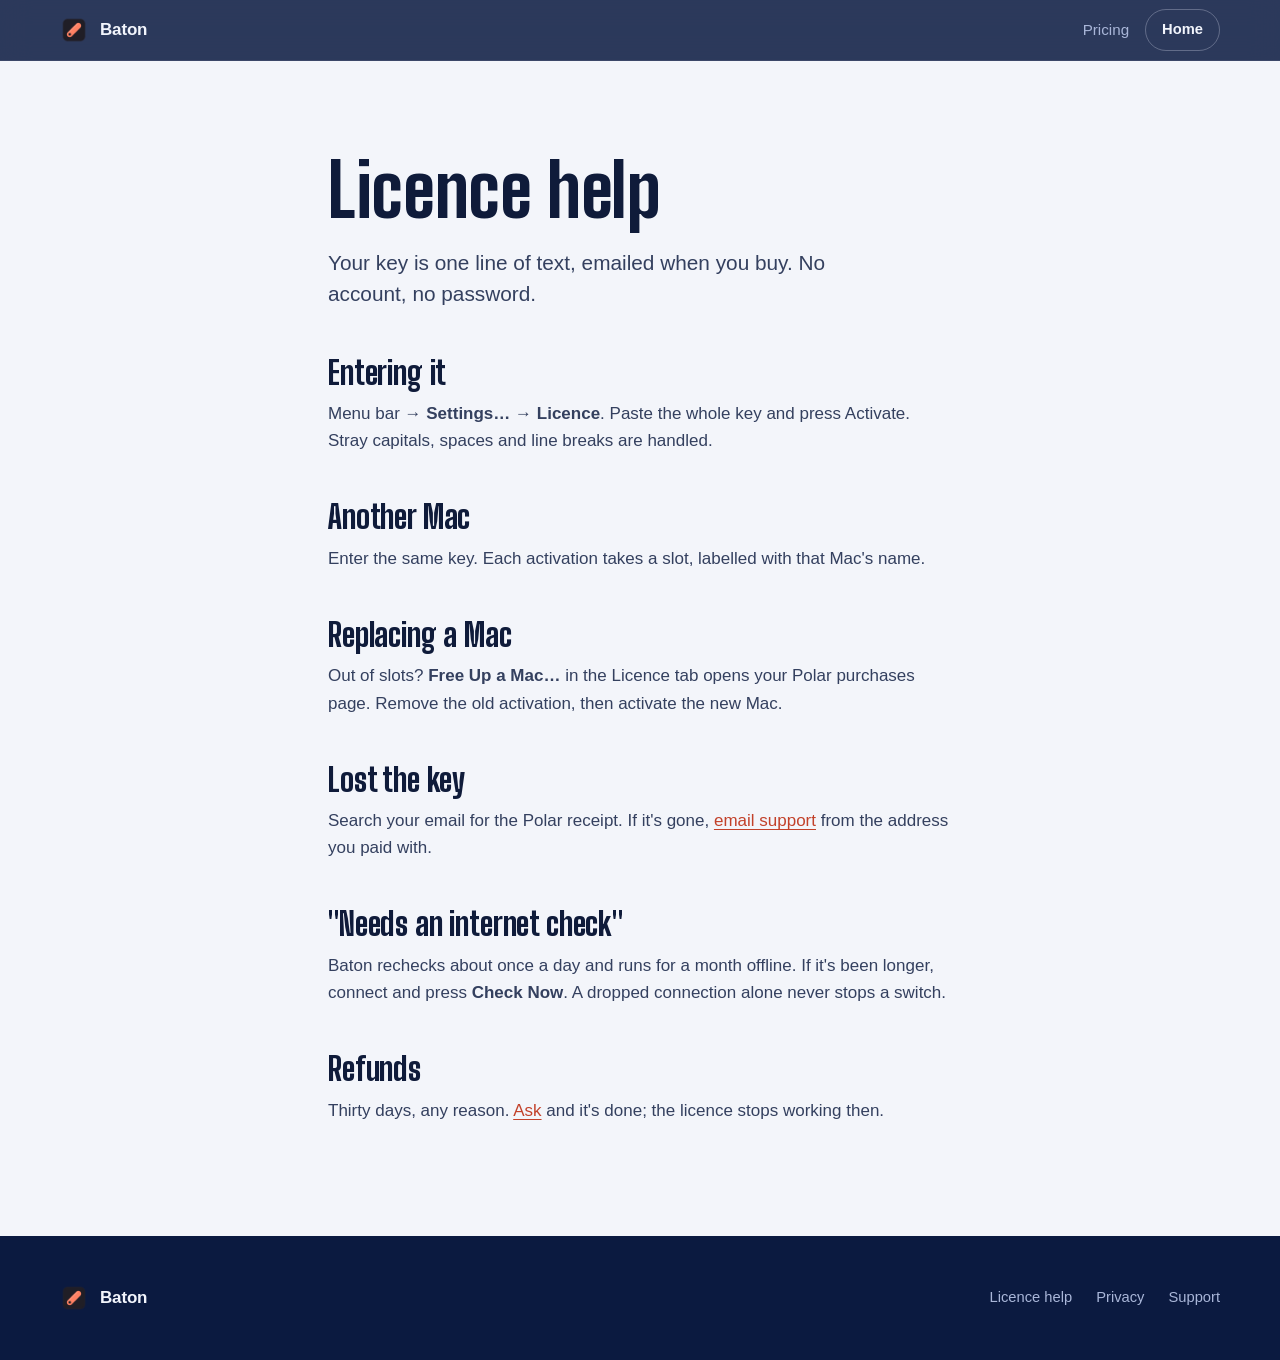
<file: license/index.html>
<!doctype html>
<html lang="en">
<head>
<meta charset="utf-8">
<meta name="viewport" content="width=device-width, initial-scale=1">
<title>Licence help — Baton</title>
<meta name="description" content="Finding, moving and recovering your Baton licence key.">
<link rel="icon" href="../assets/icon-256.png" type="image/png">
<link rel="stylesheet" href="../assets/site.css?v=6">
<meta name="theme-color" content="#11275A">
</head>
<body>
<header class="site-header">
  <div class="wrap">
    <a class="brand" href="../"><img src="../assets/icon-256.png" alt="">Baton</a>
    <nav class="nav"><a href="../#pricing">Pricing</a><a class="btn btn-ghost btn-sm" href="../">Home</a></nav>
  </div>
</header>
<main><section><div class="wrap prose">
<h1 style="font-size:2.4rem">Licence help</h1>
<p class="lede" style="margin-top:var(--s5)">Your key is one line of text, emailed when you buy. No account, no password.</p>

<h2>Entering it</h2>
<p>Menu bar → <strong>Settings…</strong> → <strong>Licence</strong>. Paste the whole key and press Activate. Stray capitals, spaces and line breaks are handled.</p>

<h2>Another Mac</h2>
<p>Enter the same key. Each activation takes a slot, labelled with that Mac's name.</p>

<h2>Replacing a Mac</h2>
<p>Out of slots? <strong>Free Up a Mac…</strong> in the Licence tab opens your Polar purchases page. Remove the old activation, then activate the new Mac.</p>

<h2>Lost the key</h2>
<p>Search your email for the Polar receipt. If it's gone, <a href="../support/">email support</a> from the address you paid with.</p>

<h2>"Needs an internet check"</h2>
<p>Baton rechecks about once a day and runs for a month offline. If it's been longer, connect and press <strong>Check Now</strong>. A dropped connection alone never stops a switch.</p>

<h2>Refunds</h2>
<p>Thirty days, any reason. <a href="../support/">Ask</a> and it's done; the licence stops working then.</p>
</div></section></main>
<footer class="site-footer">
  <div class="wrap foot-grid">
    <a class="brand" href="../"><img src="../assets/icon-256.png" alt="">Baton</a>
    <div class="foot-links">
      <a href="../license/">Licence help</a><a href="../privacy/">Privacy</a><a href="../support/">Support</a>
    </div>
  </div>
</footer>
<!-- Cloudflare Web Analytics --><script type='module' src='https://static.cloudflareinsights.com/beacon.min.js' data-cf-beacon='{"token": "9ce97b24e31546a1b8dbe7253a99b6a5"}'></script><!-- End Cloudflare Web Analytics -->
</body>
</html>
</file>
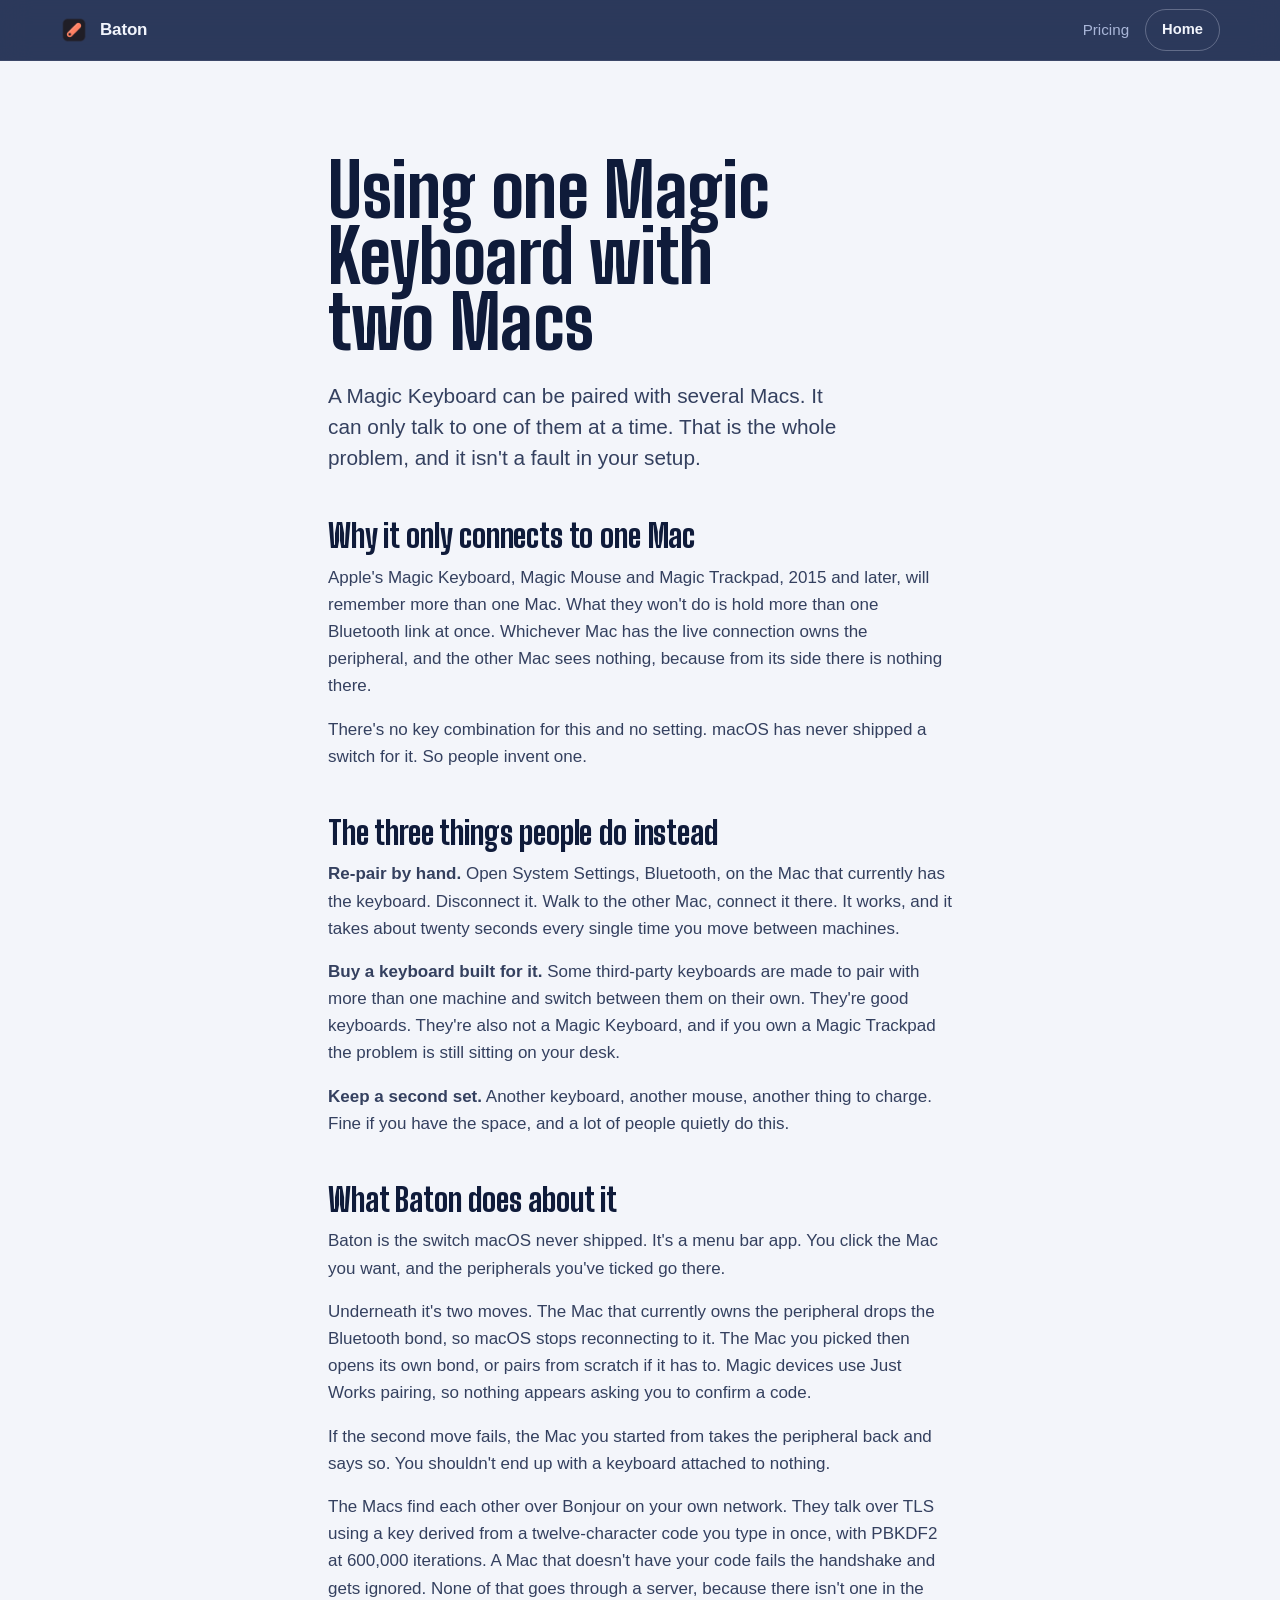
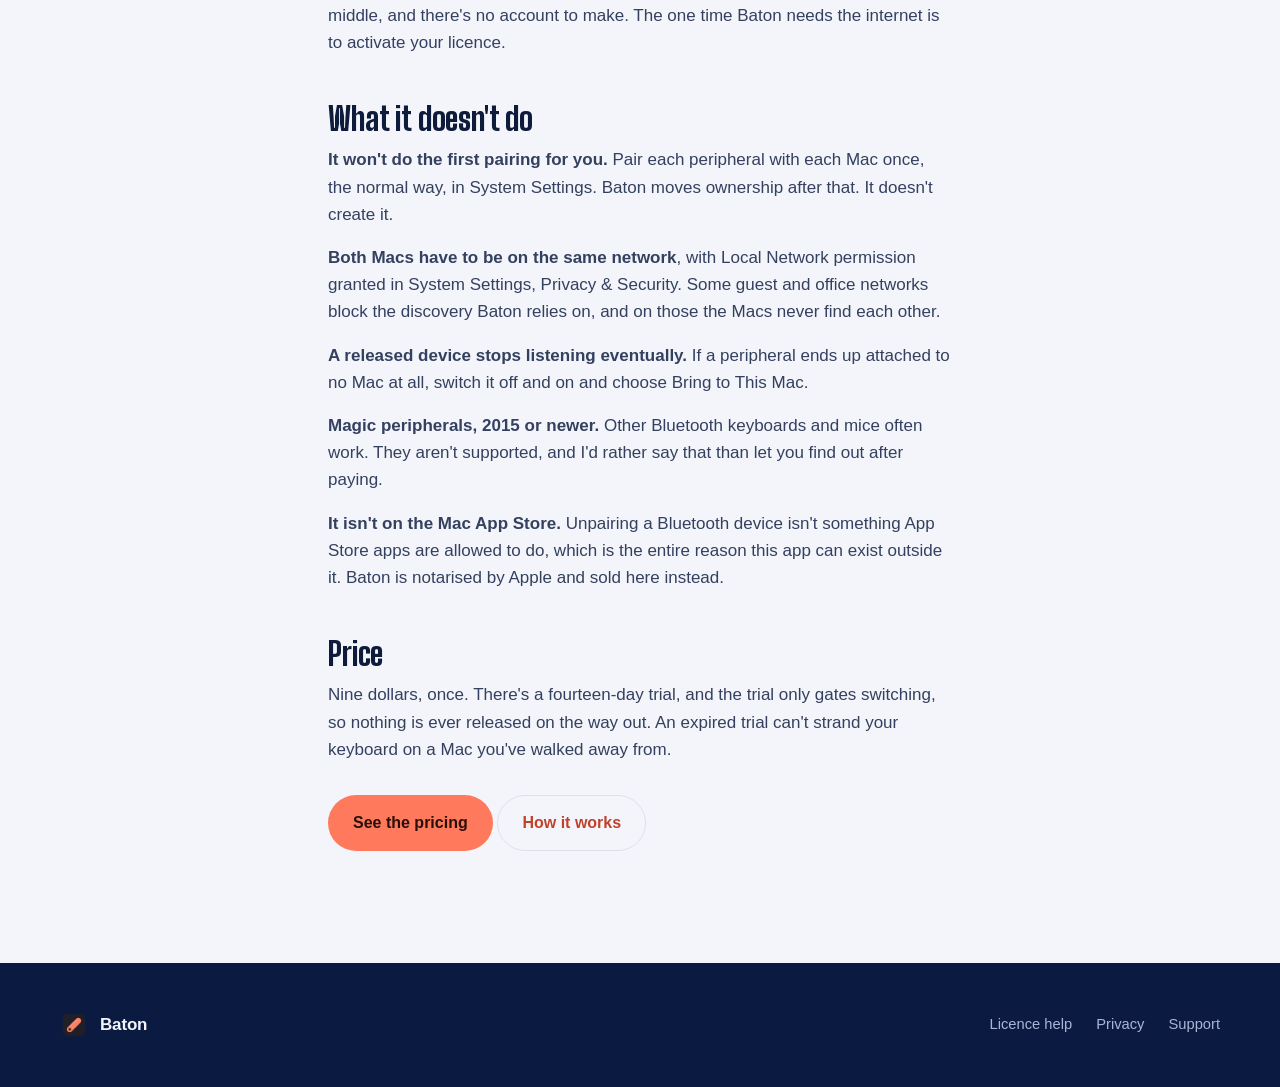
<file: one-keyboard-two-macs/index.html>
<!doctype html>
<html lang="en">
<head>
<meta charset="utf-8">
<meta name="viewport" content="width=device-width, initial-scale=1">
<title>Using one Magic Keyboard with two Macs | Baton</title>
<meta name="description" content="Why a Magic Keyboard only connects to one Mac at a time, what people do about it, and how to switch a Magic Keyboard, Mouse or Trackpad between Macs from the menu bar.">
<link rel="icon" href="../assets/icon-256.png" type="image/png">
<link rel="apple-touch-icon" href="../assets/icon-256.png">
<link rel="stylesheet" href="../assets/site.css?v=6">
<link rel="canonical" href="https://batonapp.uk/one-keyboard-two-macs/">
<meta name="theme-color" content="#11275A">
<meta property="og:title" content="Using one Magic Keyboard with two Macs">
<meta property="og:description" content="Why a Magic Keyboard only connects to one Mac at a time, and what you can do about it.">
<meta property="og:type" content="article">
<meta property="og:image" content="https://batonapp.uk/assets/icon.png">
<meta property="og:image:alt" content="The Baton app icon">
<meta property="og:url" content="https://batonapp.uk/one-keyboard-two-macs/">
<meta property="og:site_name" content="Baton">
<meta name="twitter:card" content="summary_large_image">
<meta name="twitter:title" content="Using one Magic Keyboard with two Macs">
<meta name="twitter:description" content="Why a Magic Keyboard only connects to one Mac at a time, and what you can do about it.">
<meta name="twitter:image" content="https://batonapp.uk/assets/icon.png">
</head>
<body>
<header class="site-header">
  <div class="wrap">
    <a class="brand" href="../"><img src="../assets/icon-256.png" alt="">Baton</a>
    <nav class="nav">
      <a href="../#pricing">Pricing</a>
      <a class="btn btn-ghost btn-sm" href="../">Home</a>
    </nav>
  </div>
</header>

<main><section><div class="wrap prose">

<h1 style="font-size:2.4rem">Using one Magic Keyboard with two Macs</h1>

<p class="lede" style="margin-top:var(--s5)">A Magic Keyboard can be paired with
several Macs. It can only talk to one of them at a time. That is the whole
problem, and it isn't a fault in your setup.</p>

<h2>Why it only connects to one Mac</h2>

<p>Apple's Magic Keyboard, Magic Mouse and Magic Trackpad, 2015 and later, will
remember more than one Mac. What they won't do is hold more than one Bluetooth
link at once. Whichever Mac has the live connection owns the peripheral, and the
other Mac sees nothing, because from its side there is nothing there.</p>

<p>There's no key combination for this and no setting. macOS has never shipped a
switch for it. So people invent one.</p>

<h2>The three things people do instead</h2>

<p><strong>Re-pair by hand.</strong> Open System Settings, Bluetooth, on the Mac
that currently has the keyboard. Disconnect it. Walk to the other Mac, connect
it there. It works, and it takes about twenty seconds every single time you move
between machines.</p>

<p><strong>Buy a keyboard built for it.</strong> Some third-party keyboards are
made to pair with more than one machine and switch between them on their own.
They're good keyboards. They're also not a Magic Keyboard, and if you own a Magic
Trackpad the problem is still sitting on your desk.</p>

<p><strong>Keep a second set.</strong> Another keyboard, another mouse, another
thing to charge. Fine if you have the space, and a lot of people quietly do
this.</p>

<h2>What Baton does about it</h2>

<p>Baton is the switch macOS never shipped. It's a menu bar app. You click the
Mac you want, and the peripherals you've ticked go there.</p>

<p>Underneath it's two moves. The Mac that currently owns the peripheral drops
the Bluetooth bond, so macOS stops reconnecting to it. The Mac you picked then
opens its own bond, or pairs from scratch if it has to. Magic devices use Just
Works pairing, so nothing appears asking you to confirm a code.</p>

<p>If the second move fails, the Mac you started from takes the peripheral back
and says so. You shouldn't end up with a keyboard attached to nothing.</p>

<p>The Macs find each other over Bonjour on your own network. They talk over TLS
using a key derived from a twelve-character code you type in once, with PBKDF2
at 600,000 iterations. A Mac that doesn't have your code fails the handshake and
gets ignored. None of that goes through a server, because there isn't one in the
middle, and there's no account to make. The one time Baton needs the internet is
to activate your licence.</p>

<h2>What it doesn't do</h2>

<p><strong>It won't do the first pairing for you.</strong> Pair each peripheral
with each Mac once, the normal way, in System Settings. Baton moves ownership
after that. It doesn't create it.</p>

<p><strong>Both Macs have to be on the same network</strong>, with Local Network
permission granted in System Settings, Privacy &amp; Security. Some guest and
office networks block the discovery Baton relies on, and on those the Macs never
find each other.</p>

<p><strong>A released device stops listening eventually.</strong> If a peripheral
ends up attached to no Mac at all, switch it off and on and choose Bring to This
Mac.</p>

<p><strong>Magic peripherals, 2015 or newer.</strong> Other Bluetooth keyboards
and mice often work. They aren't supported, and I'd rather say that than let you
find out after paying.</p>

<p><strong>It isn't on the Mac App Store.</strong> Unpairing a Bluetooth device
isn't something App Store apps are allowed to do, which is the entire reason this
app can exist outside it. Baton is notarised by Apple and sold here instead.</p>

<h2>Price</h2>

<p>Nine dollars, once. There's a fourteen-day trial, and the trial only gates
switching, so nothing is ever released on the way out. An expired trial can't
strand your keyboard on a Mac you've walked away from.</p>

<p style="margin-top:var(--s6)">
  <a class="btn btn-primary" href="../#pricing">See the pricing</a>
  <a class="btn btn-ghost" href="../">How it works</a>
</p>

</div></section></main>

<footer class="site-footer">
  <div class="wrap foot-grid">
    <a class="brand" href="../"><img src="../assets/icon-256.png" alt="">Baton</a>
    <div class="foot-links">
      <a href="../license/">Licence help</a><a href="../privacy/">Privacy</a><a href="../support/">Support</a>
    </div>
  </div>
</footer>
<!-- Cloudflare Web Analytics --><script type='module' src='https://static.cloudflareinsights.com/beacon.min.js' data-cf-beacon='{"token": "9ce97b24e31546a1b8dbe7253a99b6a5"}'></script><!-- End Cloudflare Web Analytics -->
</body>
</html>
</file>
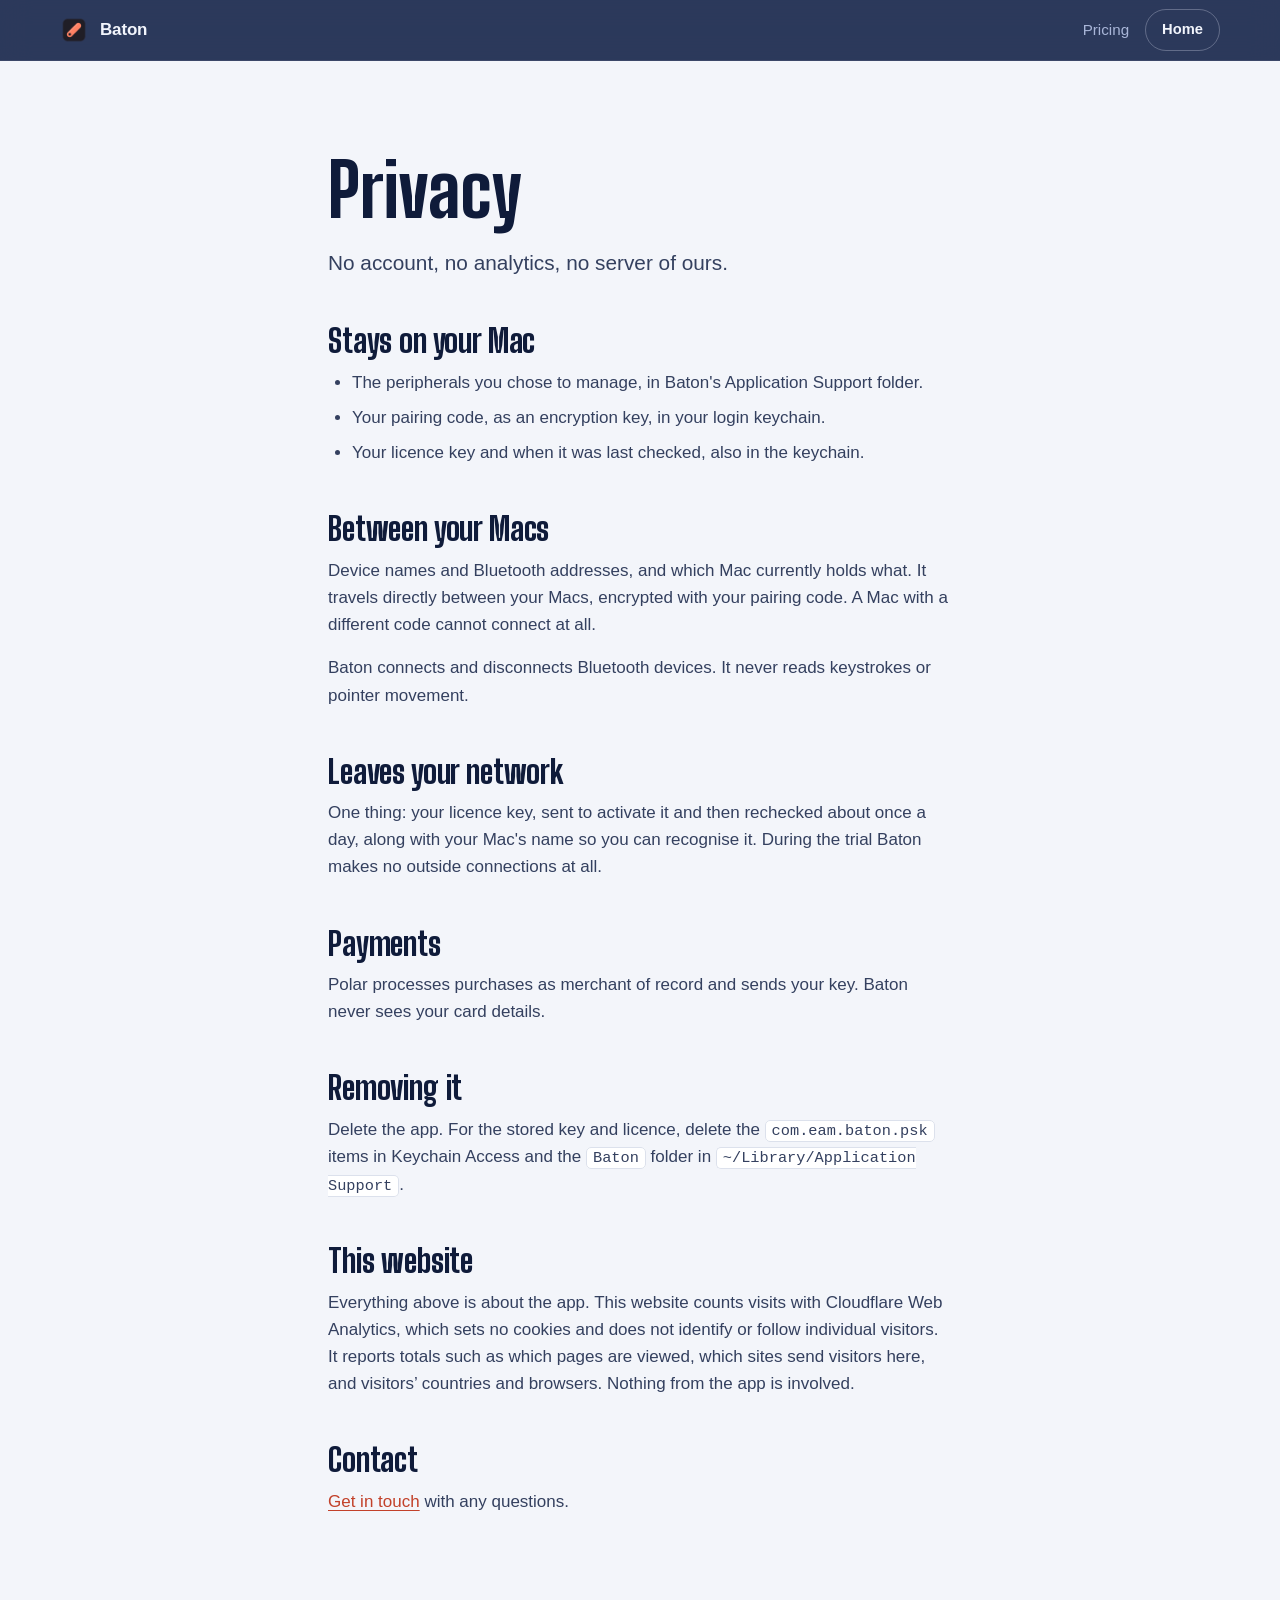
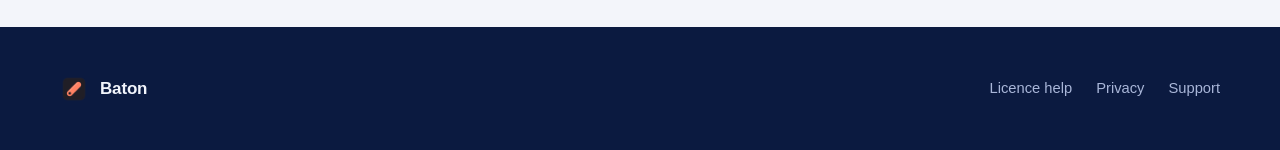
<file: privacy/index.html>
<!doctype html>
<html lang="en">
<head>
<meta charset="utf-8">
<meta name="viewport" content="width=device-width, initial-scale=1">
<title>Privacy — Baton</title>
<meta name="description" content="What Baton stores and what it sends. Short version: your Macs talk to each other and nothing else.">
<link rel="icon" href="../assets/icon-256.png" type="image/png">
<link rel="stylesheet" href="../assets/site.css?v=6">
<meta name="theme-color" content="#11275A">
</head>
<body>
<header class="site-header">
  <div class="wrap">
    <a class="brand" href="../"><img src="../assets/icon-256.png" alt="">Baton</a>
    <nav class="nav"><a href="../#pricing">Pricing</a><a class="btn btn-ghost btn-sm" href="../">Home</a></nav>
  </div>
</header>
<main><section><div class="wrap prose">
<h1 style="font-size:2.4rem">Privacy</h1>
<p class="lede" style="margin-top:var(--s5)">No account, no analytics, no server of ours.</p>

<h2>Stays on your Mac</h2>
<ul>
  <li>The peripherals you chose to manage, in Baton's Application Support folder.</li>
  <li>Your pairing code, as an encryption key, in your login keychain.</li>
  <li>Your licence key and when it was last checked, also in the keychain.</li>
</ul>

<h2>Between your Macs</h2>
<p>Device names and Bluetooth addresses, and which Mac currently holds what. It travels directly between your Macs, encrypted with your pairing code. A Mac with a different code cannot connect at all.</p>
<p>Baton connects and disconnects Bluetooth devices. It never reads keystrokes or pointer movement.</p>

<h2>Leaves your network</h2>
<p>One thing: your licence key, sent to activate it and then rechecked about once a day, along with your Mac's name so you can recognise it. During the trial Baton makes no outside connections at all.</p>

<h2>Payments</h2>
<p>Polar processes purchases as merchant of record and sends your key. Baton never sees your card details.</p>

<h2>Removing it</h2>
<p>Delete the app. For the stored key and licence, delete the <code>com.eam.baton.psk</code> items in Keychain Access and the <code>Baton</code> folder in <code>~/Library/Application Support</code>.</p>

<h2>This website</h2>
<p>Everything above is about the app. This website counts visits with Cloudflare Web Analytics, which sets no cookies and does not identify or follow individual visitors. It reports totals such as which pages are viewed, which sites send visitors here, and visitors’ countries and browsers. Nothing from the app is involved.</p>

<h2>Contact</h2>
<p><a href="../support/">Get in touch</a> with any questions.</p>
</div></section></main>
<footer class="site-footer">
  <div class="wrap foot-grid">
    <a class="brand" href="../"><img src="../assets/icon-256.png" alt="">Baton</a>
    <div class="foot-links">
      <a href="../license/">Licence help</a><a href="../privacy/">Privacy</a><a href="../support/">Support</a>
    </div>
  </div>
</footer>
<!-- Cloudflare Web Analytics --><script type='module' src='https://static.cloudflareinsights.com/beacon.min.js' data-cf-beacon='{"token": "9ce97b24e31546a1b8dbe7253a99b6a5"}'></script><!-- End Cloudflare Web Analytics -->
</body>
</html>
</file>
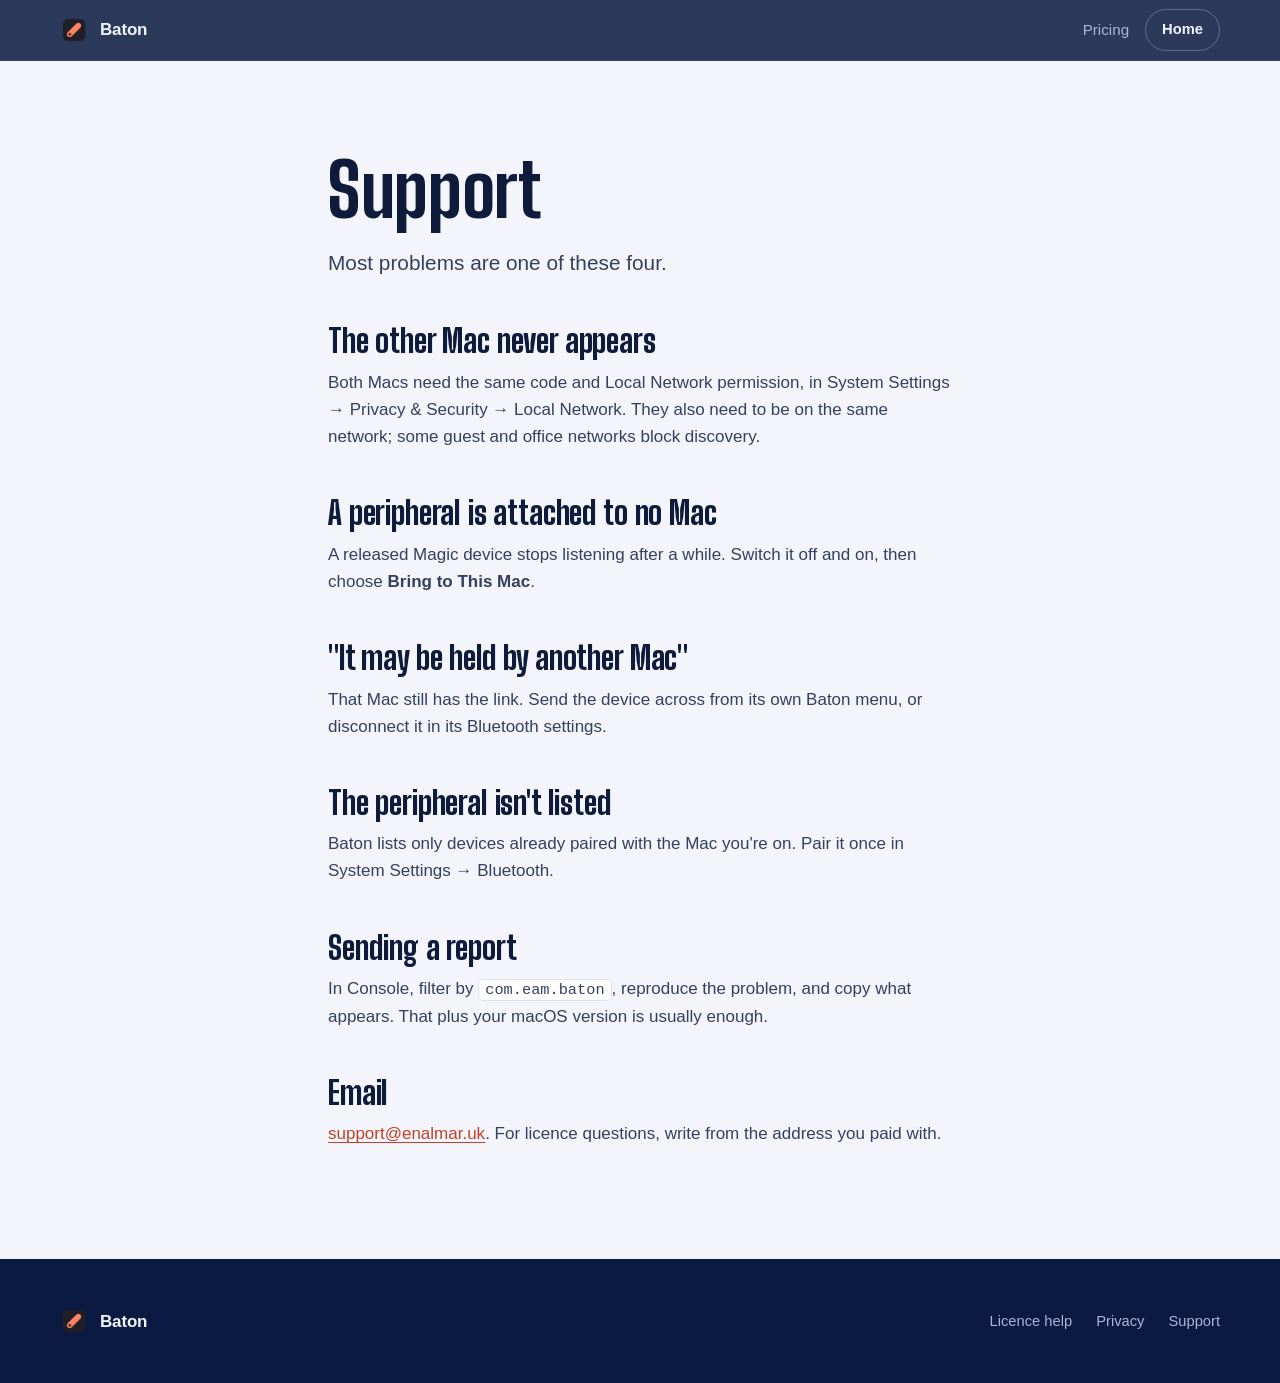
<file: support/index.html>
<!doctype html>
<html lang="en">
<head>
<meta charset="utf-8">
<meta name="viewport" content="width=device-width, initial-scale=1">
<title>Support — Baton</title>
<meta name="description" content="How to get help with Baton, and fixes for the handful of things that go wrong.">
<link rel="icon" href="../assets/icon-256.png" type="image/png">
<link rel="stylesheet" href="../assets/site.css?v=6">
<meta name="theme-color" content="#11275A">
</head>
<body>
<header class="site-header">
  <div class="wrap">
    <a class="brand" href="../"><img src="../assets/icon-256.png" alt="">Baton</a>
    <nav class="nav"><a href="../#pricing">Pricing</a><a class="btn btn-ghost btn-sm" href="../">Home</a></nav>
  </div>
</header>
<main><section><div class="wrap prose">
<h1 style="font-size:2.4rem">Support</h1>
<p class="lede" style="margin-top:var(--s5)">Most problems are one of these four.</p>

<h2>The other Mac never appears</h2>
<p>Both Macs need the same code and Local Network permission, in System Settings → Privacy &amp; Security → Local Network. They also need to be on the same network; some guest and office networks block discovery.</p>

<h2>A peripheral is attached to no Mac</h2>
<p>A released Magic device stops listening after a while. Switch it off and on, then choose <strong>Bring to This Mac</strong>.</p>

<h2>"It may be held by another Mac"</h2>
<p>That Mac still has the link. Send the device across from its own Baton menu, or disconnect it in its Bluetooth settings.</p>

<h2>The peripheral isn't listed</h2>
<p>Baton lists only devices already paired with the Mac you're on. Pair it once in System Settings → Bluetooth.</p>

<h2>Sending a report</h2>
<p>In Console, filter by <code>com.eam.baton</code>, reproduce the problem, and copy what appears. That plus your macOS version is usually enough.</p>

<h2>Email</h2>
<p><a href="mailto:support@enalmar.uk">support@enalmar.uk</a>. For licence questions, write from the address you paid with.</p>
</div></section></main>
<footer class="site-footer">
  <div class="wrap foot-grid">
    <a class="brand" href="../"><img src="../assets/icon-256.png" alt="">Baton</a>
    <div class="foot-links">
      <a href="../license/">Licence help</a><a href="../privacy/">Privacy</a><a href="../support/">Support</a>
    </div>
  </div>
</footer>
<!-- Cloudflare Web Analytics --><script type='module' src='https://static.cloudflareinsights.com/beacon.min.js' data-cf-beacon='{"token": "9ce97b24e31546a1b8dbe7253a99b6a5"}'></script><!-- End Cloudflare Web Analytics -->
</body>
</html>
</file>
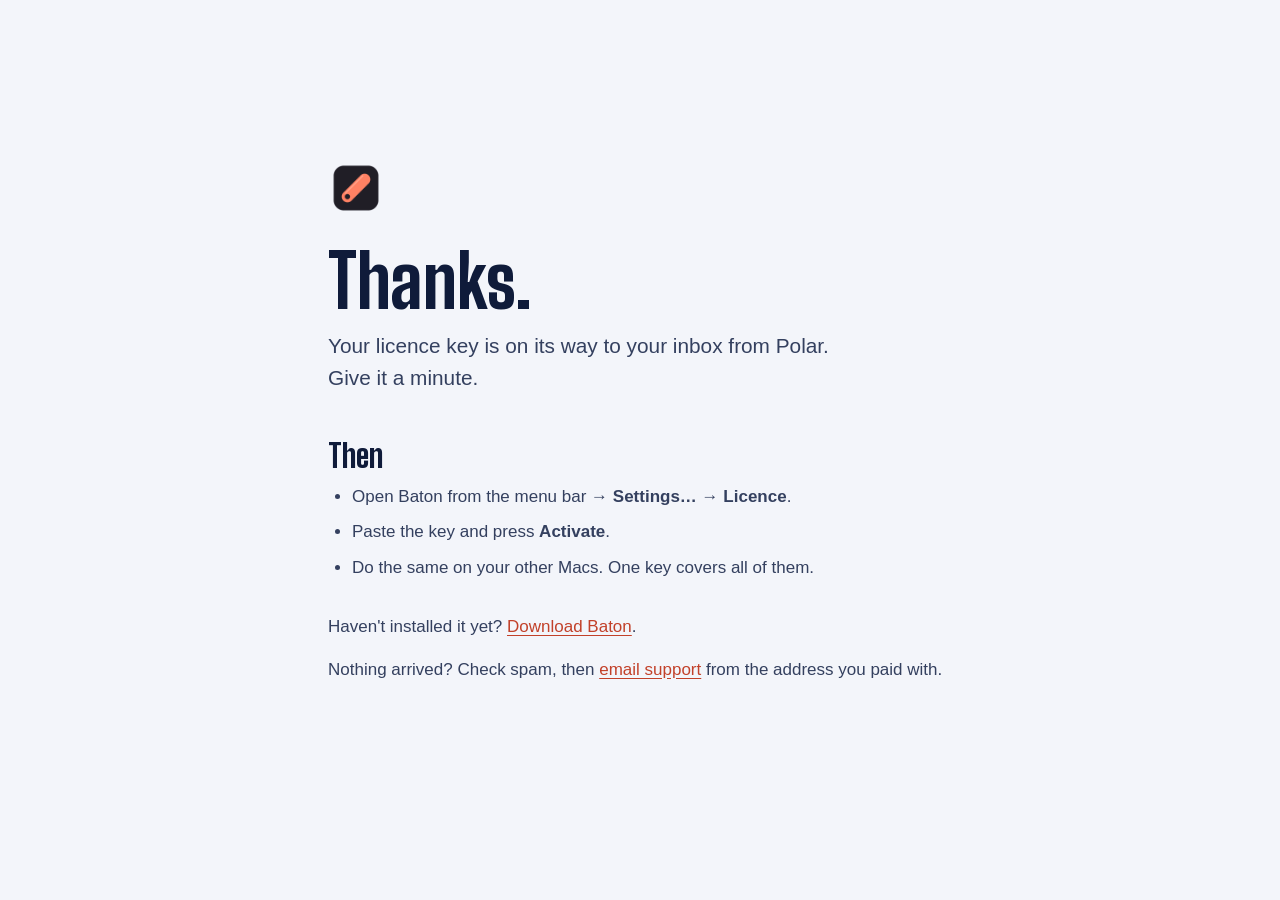
<file: thanks/index.html>
<!doctype html>
<html lang="en">
<head>
<meta charset="utf-8">
<meta name="viewport" content="width=device-width, initial-scale=1">
<title>Thanks — Baton</title>
<meta name="robots" content="noindex">
<link rel="icon" href="../assets/icon-256.png" type="image/png">
<link rel="stylesheet" href="../assets/site.css?v=6">
<meta name="theme-color" content="#11275A">
</head>
<body>
<main><section><div class="wrap prose" style="padding-block:var(--s8)">
<img src="../assets/icon-256.png" alt="" style="width:56px;height:56px;border-radius:13px">
<h1 style="font-size:2.4rem; margin-top:var(--s5)">Thanks.</h1>
<p class="lede" style="margin-top:var(--s4)">Your licence key is on its way to your inbox from Polar. Give it a minute.</p>

<h2>Then</h2>
<ul>
  <li>Open Baton from the menu bar → <strong>Settings…</strong> → <strong>Licence</strong>.</li>
  <li>Paste the key and press <strong>Activate</strong>.</li>
  <li>Do the same on your other Macs. One key covers all of them.</li>
</ul>

<p style="margin-top:var(--s6)">Haven't installed it yet? <a href="https://github.com/enalmar/baton-site/releases/latest/download/Baton.dmg">Download Baton</a>.</p>
<p>Nothing arrived? Check spam, then <a href="../support/">email support</a> from the address you paid with.</p>
</div></section></main>
<!-- Cloudflare Web Analytics --><script type='module' src='https://static.cloudflareinsights.com/beacon.min.js' data-cf-beacon='{"token": "9ce97b24e31546a1b8dbe7253a99b6a5"}'></script><!-- End Cloudflare Web Analytics -->
</body>
</html>
</file>
<file: assets/site.css>
/* Baton — the relay track.
   The app is named after a relay baton, so the page is a running track:
   deep track blue with painted lane lines where the handover happens, and
   the coral of the app icon reserved for the baton itself (the keyboard on
   its way, the button that starts it). Everything between the two track
   bands is quiet chalk-white (or deep night blue in dark mode).
   One display face (Big Shoulders, stadium signage), the Mac's own system
   face for reading. One 4px spacing scale. */

@font-face {
  font-family: "Big Shoulders Display";
  src: url("fonts/big-shoulders-display.woff2") format("woff2");
  font-weight: 500 900;
  font-display: swap;
}

:root {
  /* Track: always dark, whatever the reader's appearance. */
  --track:      #11275A;
  --track-deep: #0B1A40;
  --track-up:   #1A3573;
  --lane:       rgba(236, 241, 255, .16);
  --lane-hi:    rgba(236, 241, 255, .55);
  --on-track:   #F2F5FC;
  --on-track-mute: #A9B6D8;

  /* The baton */
  --coral:      #FF7A5C;
  --coral-hi:   #FF967D;
  --coral-press:#F0603F;
  --coral-ink:  #2A0F08;

  /* Between the bands (light appearance) */
  --bg:      #F3F5FA;
  --surface: #FFFFFF;
  --fg:      #0F1B3A;
  --fg-soft: #34405F;
  --fg-mute: #5F6A86;
  --border:  #DCE1EC;
  --link:    #C2412A;

  --s1: 4px;  --s2: 8px;  --s3: 12px; --s4: 16px; --s5: 24px;
  --s6: 32px; --s7: 48px; --s8: 64px; --s9: 96px; --s10: 136px;

  --measure: 66ch;
  --display: "Big Shoulders Display", "Arial Narrow", sans-serif;
  --font: -apple-system, BlinkMacSystemFont, "SF Pro Text", "Helvetica Neue", Arial, sans-serif;
  --mono: ui-monospace, "SF Mono", Menlo, monospace;
}

@media (prefers-color-scheme: dark) {
  :root {
    --bg:      #08112A;
    --surface: #0F1C3E;
    --fg:      #EEF2FB;
    --fg-soft: #C3CCE2;
    --fg-mute: #8E9BBD;
    --border:  #1F2E55;
    --link:    #FF967D;
  }
}

* { box-sizing: border-box; }
html { -webkit-text-size-adjust: 100%; scroll-behavior: smooth; }
@media (prefers-reduced-motion: reduce) { html { scroll-behavior: auto; } }

body {
  margin: 0;
  background: var(--bg);
  color: var(--fg);
  font-family: var(--font);
  font-size: 17px;
  line-height: 1.6;
  -webkit-font-smoothing: antialiased;
}

/* ---------- Type ---------- */
h1, h2 { margin: 0; font-family: var(--display); font-weight: 800; letter-spacing: -0.005em; text-wrap: balance; }
h1 { font-size: clamp(4rem, 12vw, 9.5rem); line-height: .86; }
h2 { font-size: clamp(2.4rem, 5.4vw, 3.9rem); line-height: .95; }
h3 { margin: 0; font-size: 1.0625rem; line-height: 1.35; font-weight: 640; letter-spacing: -0.01em; }
p  { margin: 0; }
a  { color: inherit; }

.lede  { font-size: clamp(1.08rem, 1.8vw, 1.3rem); line-height: 1.5; color: var(--fg-soft); max-width: 46ch; }
.body  { color: var(--fg-soft); max-width: var(--measure); }
.small { font-size: .875rem; color: var(--fg-mute); }
.prose a, .body a, .answer a, .small a { color: var(--link); text-underline-offset: 3px; }

/* ---------- Layout ---------- */
.wrap { width: min(1160px, calc(100% - 32px)); margin-inline: auto; }
section { padding-block: var(--s9); }
.section-head { display: grid; gap: var(--s4); margin-bottom: var(--s7); }

/* ---------- Header: a slim menu bar over the track ---------- */
.site-header {
  position: sticky; top: 0; z-index: 50;
  isolation: isolate;
  background: rgba(11, 26, 64, .86);
  backdrop-filter: saturate(160%) blur(14px);
  -webkit-backdrop-filter: saturate(160%) blur(14px);
  color: var(--on-track);
  border-bottom: 1px solid rgba(236, 241, 255, .08);
}
.site-header .wrap { display: flex; align-items: center; gap: var(--s5); height: 60px; }
.brand { display: flex; align-items: center; gap: var(--s3); font-weight: 650; letter-spacing: -.01em; text-decoration: none; }
.brand img { width: 28px; height: 28px; border-radius: 7px; display: block; }
.nav { margin-left: auto; display: flex; align-items: center; gap: var(--s4); }
.nav > a:not(.btn) { color: var(--on-track-mute); text-decoration: none; font-size: .95rem; transition: color 140ms ease; }
.nav > a:not(.btn):hover { color: var(--on-track); }
.nav a:focus-visible, .brand:focus-visible { outline: 2px solid var(--coral); outline-offset: 4px; border-radius: 4px; }
@media (max-width: 560px) { .nav .hide-sm { display: none; } }

/* ---------- Buttons ---------- */
.btn {
  display: inline-flex; align-items: center; justify-content: center; gap: var(--s2);
  padding: 14px 24px; border-radius: 999px;
  font: inherit; font-size: 1rem; font-weight: 620; text-decoration: none;
  border: 1px solid transparent; cursor: pointer;
  transition: background-color 140ms ease, border-color 140ms ease, color 140ms ease, transform 140ms ease;
}
.btn:active { transform: translateY(1px); }
.btn:focus-visible { outline: 2px solid var(--coral); outline-offset: 3px; }
.btn-primary { background: var(--coral); color: var(--coral-ink); }
.btn-primary:hover { background: var(--coral-hi); }
.btn-ghost { background: transparent; color: currentColor; border-color: var(--border); }
.btn-ghost:hover { border-color: var(--fg-mute); }
.btn-sm { padding: 8px 16px; font-size: .92rem; }
/* On the track, outlines are lane-white. */
.site-header .btn-ghost, .on-track .btn-ghost { color: var(--on-track); border-color: rgba(236, 241, 255, .28); }
.site-header .btn-ghost:hover, .on-track .btn-ghost:hover { border-color: var(--lane-hi); background: rgba(236, 241, 255, .06); }

/* ---------- The track bands (hero and closer) ---------- */
.on-track {
  position: relative; isolation: isolate; overflow: hidden;
  background: var(--track);
  color: var(--on-track);
}
.on-track .lede, .on-track .small { color: var(--on-track-mute); }
/* The bend of a track: concentric lane lines in the corner. */
.lanes {
  position: absolute; z-index: -1; pointer-events: none;
  right: -12%; bottom: -38%;
  width: min(1100px, 120vw); height: auto;
  color: var(--lane);
}

/* ---------- Hero ---------- */
.hero { padding-block: var(--s9) var(--s8); }
.hero-top { display: grid; gap: var(--s6); align-items: end; }
@media (min-width: 900px) { .hero-top { grid-template-columns: 1.25fr 1fr; gap: var(--s8); } }
.hero h1 { text-transform: none; }
.hero .lede { margin-bottom: var(--s5); }
.cta-row { display: flex; flex-wrap: wrap; gap: var(--s3); }
.hero-note { margin-top: var(--s4); }

/* The stage: a desk on the track, and Baton's panel driving it. */
.stage {
  margin-top: var(--s8);
  display: grid; gap: var(--s5); align-items: stretch;
}
@media (min-width: 900px) { .stage { grid-template-columns: 1fr 300px; gap: var(--s6); } }

.desk {
  position: relative; isolation: isolate; overflow: hidden;
  display: flex; flex-direction: column; justify-content: flex-end;
  padding: var(--s8) var(--s6) var(--s5);
  border-radius: 24px;
  background:
    linear-gradient(180deg, transparent 0 62%, rgba(236, 241, 255, .045) 62% 100%),
    var(--track-deep);
  border: 1px solid rgba(236, 241, 255, .08);
  min-height: 360px;
}
/* The front edge of the tabletop. */
.desk::before {
  content: ""; position: absolute; left: 0; right: 0; top: 62%; height: 1px;
  background: rgba(236, 241, 255, .10); z-index: -1;
}
.desk-defs { position: absolute; }
.desk-hint {
  position: absolute; top: var(--s5); left: var(--s6); right: var(--s6);
  font-size: .9rem; color: var(--on-track-mute);
}
.desk-row {
  display: flex; align-items: flex-end; justify-content: space-between; gap: var(--s5);
}
.mac { position: relative; margin: 0; text-align: center; }
.mac-display { width: 47%; max-width: 250px; }
.mac-laptop  { width: 50%; max-width: 268px; }
.mac svg { position: relative; display: block; width: 100%; height: auto; }
.mac-name {
  margin-top: 92px;  /* the tabletop in front of the Mac, where the keyboard lies */
  font-size: .88rem; font-weight: 600;
  color: var(--on-track-mute); transition: color 400ms ease;
}
.mac.holds .mac-name { color: var(--on-track); }

/* The light an awake screen throws on the wall behind it and on the desk. */
.mac-glow {
  position: absolute; left: -12%; right: -12%; top: -14%; bottom: 0;
  background:
    radial-gradient(50% 40% at 50% 38%, rgba(120, 150, 255, .30), transparent 70%),
    radial-gradient(40% 14% at 50% 96%, rgba(140, 160, 255, .18), transparent 70%);
  opacity: 0; transition: opacity 900ms ease;
  pointer-events: none;
}
.mac.awake .mac-glow { opacity: 1; transition-delay: 150ms; }

/* Display sleep and wake. Waking: the backlight comes up first, then the
   desktop fades in and settles. Sleeping runs the other way, faster. */
.scr-back, .scr-on { transition: opacity 380ms ease; }
.scr-on { transform-box: fill-box; transform-origin: center; transform: scale(1.06); transition: opacity 380ms ease, transform 380ms ease; }
.scr-back { opacity: 0; transition-delay: 160ms; }
.scr-on { opacity: 0; }
.mac.awake .scr-back { opacity: 1; transition: opacity 160ms ease; transition-delay: 0s; }
.mac.awake .scr-on {
  opacity: 1; transform: none;
  transition: opacity 700ms ease 140ms, transform 1100ms cubic-bezier(.16, .84, .24, 1) 140ms;
}
.hud { opacity: 0; transform-box: fill-box; transform-origin: center; }
.mac.toast .hud { animation: hud 2200ms ease both; }
@keyframes hud {
  0%   { opacity: 0; transform: scale(.86); }
  14%  { opacity: 1; transform: scale(1); }
  75%  { opacity: 1; transform: scale(1); }
  100% { opacity: 0; transform: scale(1); }
}

/* The keyboard lies on the tabletop in front of whichever Mac has it.
   Script sets --x; the hand-off itself is a Web Animation. */
.kbd, .kbd-shadow {
  position: absolute; left: 0; bottom: 62px;
  width: clamp(92px, 26%, 180px);
  transform: translateX(var(--x, 0px));
}
.kbd { z-index: 2; }
.kbd svg { display: block; width: 100%; height: auto; filter: drop-shadow(0 1px 0 rgba(0, 0, 0, .35)); }
.kbd-shadow {
  height: 18px; bottom: 54px; border-radius: 50%;
  background: radial-gradient(closest-side, rgba(0, 0, 0, .7), rgba(0, 0, 0, 0));
  filter: blur(4px);
}
.desk:not(.ready) .kbd, .desk:not(.ready) .kbd-shadow { visibility: hidden; }

@media (max-width: 560px) {
  .desk { padding: var(--s8) var(--s4) var(--s4); min-height: 300px; }
  .desk-hint { left: var(--s4); right: var(--s4); }
  .desk-row { gap: var(--s3); }
  .mac-name { margin-top: 62px; font-size: .8rem; }
  .kbd { bottom: 50px; }
  .kbd-shadow { bottom: 44px; height: 12px; }
}

/* Baton's panel, as macOS draws a dark menu. */
.panel {
  width: 100%; max-width: 300px; justify-self: center;
  background: rgba(30, 32, 44, .94);
  border: 1px solid rgba(255, 255, 255, .1);
  border-radius: 14px;
  box-shadow: 0 24px 48px -16px rgba(3, 8, 24, .7);
  font-size: 13px; color: #ECEEF4;
  isolation: isolate;
}
.p-head { display: flex; gap: 8px; align-items: center; padding: 11px 12px; color: #9599A8; }
.p-title { font-weight: 650; color: #F2F3F7; font-size: 13px; }
.p-sub { font-size: 11px; color: #9599A8; }
.p-sep { height: 1px; background: rgba(255, 255, 255, .08); }
.p-big { display: grid; grid-template-columns: 1fr 1fr; gap: 8px; padding: 10px 12px; }
.p-btn {
  display: flex; flex-direction: column; align-items: center; gap: 4px;
  padding: 13px 8px; border-radius: 10px; border: 0; cursor: pointer;
  background: rgba(255, 255, 255, .08); color: #F2F3F7; font: inherit;
  transition: background-color 140ms ease, opacity 140ms ease, transform 140ms ease;
}
.p-btn:hover:not(:disabled) { background: rgba(255, 255, 255, .14); }
.p-btn:active:not(:disabled) { transform: translateY(1px); }
.p-btn:disabled { opacity: .4; cursor: default; background: rgba(255, 255, 255, .03); }
.p-btn:focus-visible { outline: 2px solid var(--coral); outline-offset: 2px; }
/* The one button that can be pressed right now wears the baton's colour. */
.p-btn:not(:disabled) { background: var(--coral); color: var(--coral-ink); }
.p-btn:not(:disabled):hover { background: var(--coral-hi); }
.p-btn:not(:disabled) .p-btn-s { color: rgba(42, 15, 8, .72); }
.p-btn-t { font-size: 12px; font-weight: 650; }
.p-btn-s { font-size: 10px; color: #9599A8; }
.p-label { font-size: 11px; font-weight: 600; color: #8A8E9D; padding: 9px 12px 4px; }
.p-row { display: flex; align-items: center; gap: 8px; padding: 5px 12px; }
.p-row svg { color: #9599A8; flex: none; }
.p-row > span:first-of-type { flex: 1; min-width: 0; white-space: nowrap; overflow: hidden; text-overflow: ellipsis; }
.p-state { font-size: 11px; color: #9599A8; }
.p-chev { color: #5D6170; font-size: 12px; }
.p-foot { display: flex; justify-content: space-between; padding: 9px 12px 11px; font-size: 12px; color: #6FA8FF; }

.stage-caption { margin-top: var(--s5); max-width: var(--measure); }

/* ---------- Setting up: a real sequence, so it is numbered ---------- */
.steps { display: grid; gap: var(--s6); counter-reset: step; }
@media (min-width: 860px) { .steps { grid-template-columns: repeat(3, 1fr); gap: var(--s6); } }
.step { position: relative; padding-top: var(--s5); border-top: 2px solid var(--fg); }
.step::before {
  counter-increment: step; content: counter(step);
  display: block; margin-bottom: var(--s3);
  font-family: var(--display); font-weight: 800; font-size: 4.5rem; line-height: .8;
  color: var(--fg);
}
.step h3 { margin-bottom: var(--s2); }
.step p { color: var(--fg-soft); font-size: .97rem; }

.shots { display: grid; gap: var(--s5); margin-top: var(--s8); }
@media (min-width: 860px) { .shots { grid-template-columns: 1fr 1fr; gap: var(--s6); } }
.shots figure { margin: 0; }
.shots img {
  display: block; width: 100%; height: auto;
  border-radius: 14px;
  border: 1px solid var(--border);
  box-shadow: 0 18px 40px -22px rgba(15, 27, 58, .45);
}
.shots figcaption { margin-top: var(--s3); font-size: .9rem; color: var(--fg-mute); }

/* ---------- Good to know ---------- */
.facts { display: grid; gap: var(--s6) var(--s7); }
@media (min-width: 860px) { .facts { grid-template-columns: 1fr 1fr; } }
.fact { display: grid; grid-template-columns: 22px 1fr; gap: var(--s4); align-items: start; }
/* A tiny baton, tilted like the one in the icon. */
.fact::before {
  content: ""; width: 22px; height: 8px; margin-top: 9px;
  border-radius: 999px; background: var(--coral); transform: rotate(-45deg);
}
.fact h3 { margin-bottom: var(--s1); }
.fact p { color: var(--fg-soft); font-size: .98rem; }

.asks {
  margin-top: var(--s8); padding: var(--s6);
  border-radius: 20px; background: var(--surface); border: 1px solid var(--border);
}
.asks h3 { font-size: 1.2rem; }
.asks dl { margin: var(--s5) 0 0; display: grid; gap: var(--s4); }
@media (min-width: 860px) { .asks dl { grid-template-columns: repeat(3, 1fr); gap: var(--s6); } }
.asks dt { font-weight: 640; }
.asks dd { margin: var(--s1) 0 0; color: var(--fg-soft); font-size: .96rem; }

/* ---------- Pricing ---------- */
.price {
  display: grid; overflow: hidden;
  border-radius: 24px; background: var(--surface); border: 1px solid var(--border);
}
@media (min-width: 860px) { .price { grid-template-columns: 1fr 1.1fr; } }
.price-tag {
  position: relative; isolation: isolate; overflow: hidden;
  background: var(--track); color: var(--on-track);
  padding: var(--s7) var(--s6);
  display: flex; flex-direction: column; justify-content: space-between; gap: var(--s6);
  min-height: 300px;
}
.price-tag .lanes { right: -40%; bottom: -60%; width: 700px; }
.price-tag .amount { font-family: var(--display); font-weight: 900; font-size: clamp(7rem, 16vw, 11rem); line-height: .8; }
.price-tag .per { font-size: 1.05rem; color: var(--on-track-mute); }
.price-body { padding: var(--s7) var(--s6); display: flex; flex-direction: column; gap: var(--s5); }
.price-body h2 { font-size: clamp(2rem, 3.6vw, 2.8rem); }
.ticks { list-style: none; margin: 0; padding: 0; display: grid; gap: var(--s3); }
.ticks li { display: flex; gap: var(--s3); align-items: flex-start; color: var(--fg-soft); }
.ticks svg { flex: none; margin-top: 5px; color: var(--coral-press); }
.price-body .btn { align-self: stretch; }
.price-more { display: grid; gap: var(--s4); margin-top: var(--s7); }
@media (min-width: 860px) { .price-more { grid-template-columns: 1fr 1fr; gap: var(--s7); } }
.price-more p { color: var(--fg-soft); }

/* ---------- Questions ---------- */
.faq { max-width: 860px; border-top: 2px solid var(--fg); }
.faq details { border-bottom: 1px solid var(--border); }
.faq summary {
  cursor: pointer; list-style: none; padding: var(--s5) 0;
  font-weight: 620; font-size: 1.08rem; display: flex; align-items: center; gap: var(--s4);
}
.faq summary::-webkit-details-marker { display: none; }
.faq summary:focus-visible { outline: 2px solid var(--coral); outline-offset: 3px; border-radius: 6px; }
.faq summary .plus { margin-left: auto; flex: none; color: var(--fg-mute); transition: transform 180ms ease; }
.faq details[open] summary .plus { transform: rotate(45deg); }
.faq .answer { color: var(--fg-soft); padding-bottom: var(--s5); max-width: var(--measure); }

/* ---------- Closer ---------- */
.closer { padding-block: var(--s10); }
.closer .wrap { display: grid; gap: var(--s6); }
.closer h2 { font-size: clamp(3.2rem, 9vw, 7rem); line-height: .88; max-width: 12ch; }

/* ---------- Footer ---------- */
.site-footer { padding-block: var(--s7); background: var(--track-deep); color: var(--on-track); }
.site-footer .small { color: var(--on-track-mute); }
.foot-grid { display: flex; flex-wrap: wrap; gap: var(--s5); align-items: center; }
.foot-links { margin-left: auto; display: flex; flex-wrap: wrap; gap: var(--s5); }
.foot-links a { color: var(--on-track-mute); text-decoration: none; font-size: .92rem; transition: color 140ms ease; }
.foot-links a:hover { color: var(--on-track); }
.foot-links a:focus-visible { outline: 2px solid var(--coral); outline-offset: 3px; border-radius: 4px; }

/* ---------- Sub pages ---------- */
.prose { max-width: var(--measure); }
.prose h1 { font-size: clamp(3rem, 8vw, 4.6rem) !important; line-height: .9; }
.prose h2 { margin-top: var(--s7); margin-bottom: var(--s3); font-size: 2rem; }
.prose h3 { margin-top: var(--s5); margin-bottom: var(--s2); }
.prose p, .prose li { color: var(--fg-soft); }
.prose p { margin-bottom: var(--s4); }
.prose ul, .prose ol { padding-left: var(--s5); margin: 0 0 var(--s4); display: grid; gap: var(--s2); }
.prose code { font-family: var(--mono); font-size: .9em; background: var(--surface); border: 1px solid var(--border); padding: 1px 6px; border-radius: 5px; }
.prose .btn-primary { color: var(--coral-ink); text-decoration: none; }

@media (prefers-reduced-motion: reduce) {
  *, *::before, *::after { animation-duration: .001ms !important; animation-iteration-count: 1 !important; transition-duration: .001ms !important; }
}
</file>
